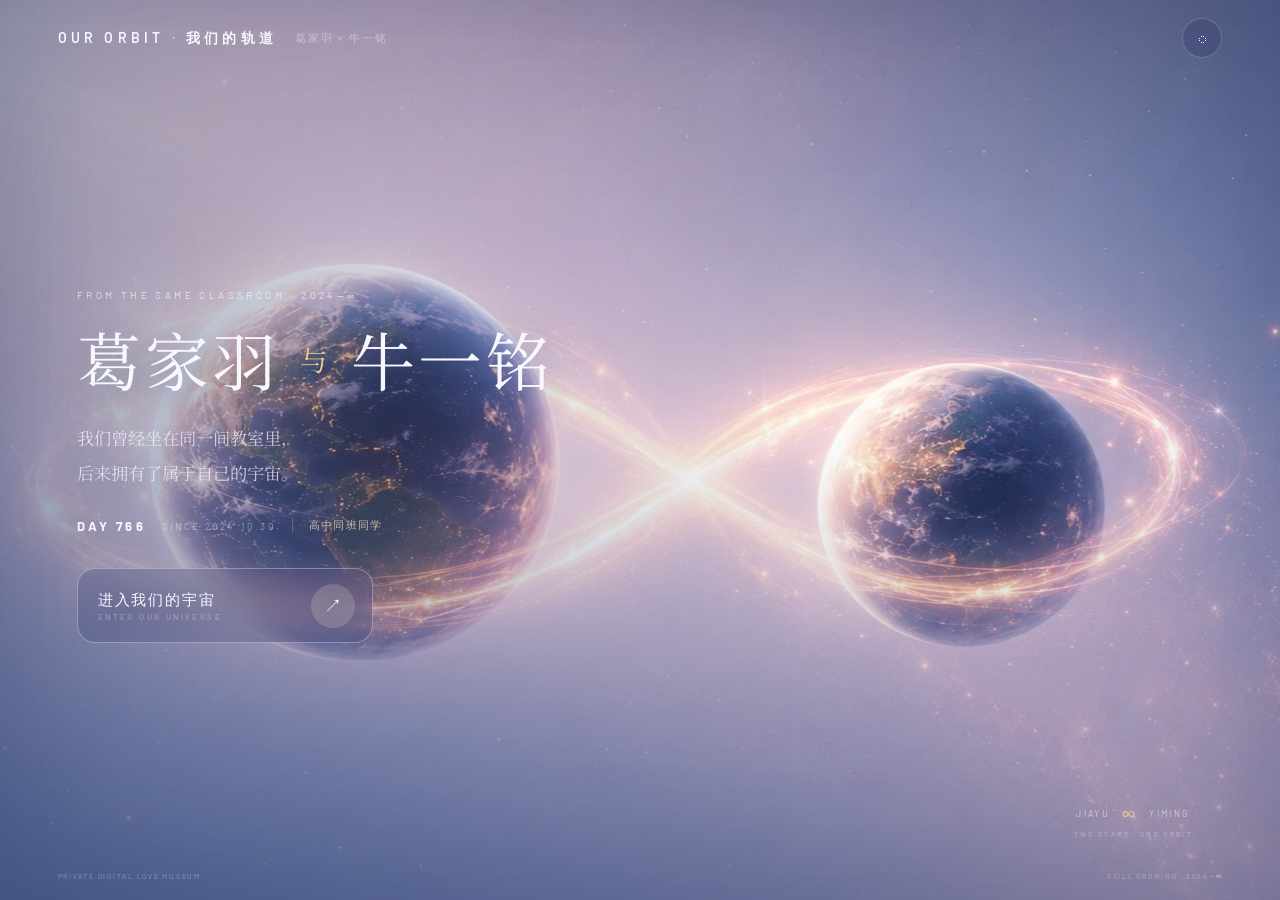
<file: index.html>
<!doctype html>
<html lang="zh-CN">
<head>
  <meta charset="UTF-8">
  <meta name="viewport" content="width=device-width, initial-scale=1.0">
  <title>OUR ORBIT｜我们的轨道</title>
  <meta name="description" content="葛家羽与牛一铭共同维护的私人恋爱宇宙。">
  <meta name="theme-color" content="#7889bd">
  <link rel="stylesheet" href="css/site.css?v=timeline-v024">
  <link rel="stylesheet" href="css/optimized-assets.css?v=1">
</head>
<body class="home-page">
  <div class="home-scene" aria-hidden="true">
    <img class="home-scene__image" src="assets/hero-twin-planets.jpg" alt="">
    <div class="home-scene__wash"></div>
    <div class="home-scene__vignette"></div>
    <div class="home-scene__grain"></div>
  </div>

  <header class="topbar topbar--home">
    <a class="brand" href="index.html">OUR ORBIT <span>·</span> 我们的轨道</a>
    <div class="topbar__meta">葛家羽 × 牛一铭</div>
    <button class="sound-button" type="button" aria-label="切换环境音" data-sound>◌</button>
  </header>

  <main class="hero">
    <section class="hero__copy">
      <p class="eyebrow">FROM THE SAME CLASSROOM · 2024—∞</p>
      <h1><span>葛家羽</span><i>与</i><span>牛一铭</span></h1>
      <p class="hero__lead">我们曾经坐在同一间教室里，<br>后来拥有了属于自己的宇宙。</p>
      <div class="relationship-clock" aria-label="恋爱天数">
        <strong data-day-count>DAY —</strong>
        <span>SINCE 2024.10.30</span>
        <em>高中同班同学</em>
      </div>
      <a class="primary-link" href="universe.html">
        <span>进入我们的宇宙<small>ENTER OUR UNIVERSE</small></span>
        <b>↗</b>
      </a>
    </section>

    <div class="hero__caption" aria-hidden="true">
      <span>JIAYU</span><i>∞</i><span>YIMING</span>
      <small>TWO STARS · ONE ORBIT</small>
    </div>
  </main>

  <footer class="home-footer">
    <span>PRIVATE DIGITAL LOVE MUSEUM</span>
    <span>STILL GROWING · 2024—∞</span>
  </footer>
  <script src="js/ambient-motion.js?v=ambient-v014"></script>
  <script src="js/site.js?v=timeline-v024"></script>
</body>
</html>
</file>
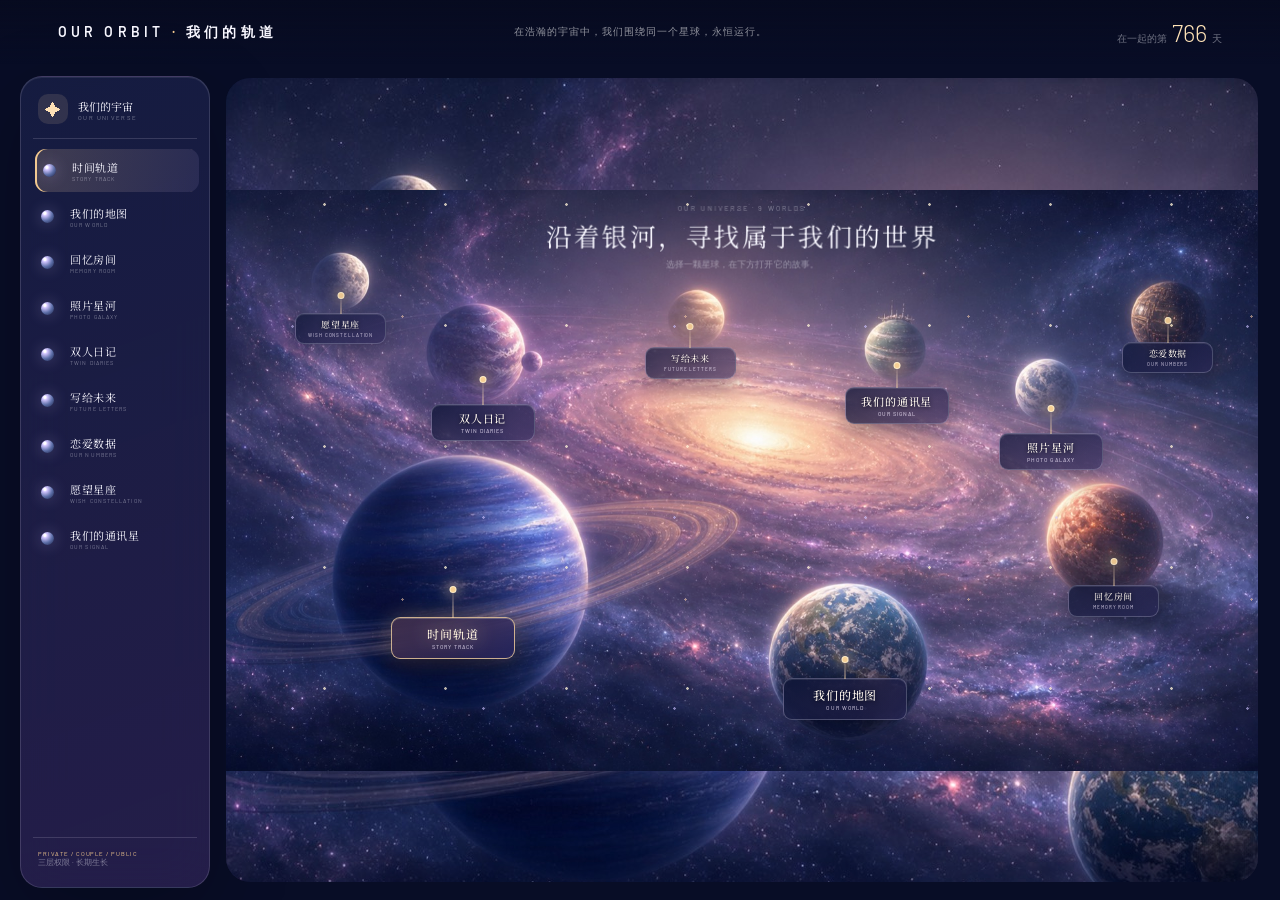
<file: universe.html>
<!doctype html>
<html lang="zh-CN">
<head>
  <meta charset="UTF-8">
  <meta name="viewport" content="width=device-width, initial-scale=1.0">
  <title>我们的宇宙｜OUR ORBIT</title>
  <meta name="description" content="葛家羽与牛一铭的私人数字恋爱博物馆。">
  <meta name="theme-color" content="#10142f">
  <link rel="stylesheet" href="css/site.css?v=timeline-v024">
  <link rel="stylesheet" href="css/optimized-assets.css?v=1">
</head>
<body class="universe-page">
  <div class="atlas-background" aria-hidden="true">
    <img src="assets/galaxy-atlas-integrated.jpg" alt="">
    <div class="atlas-background__shade"></div>
    <div class="atlas-background__grain"></div>
  </div>

  <header class="topbar topbar--atlas">
    <a class="brand" href="index.html">OUR ORBIT <span>·</span> 我们的轨道</a>
    <p class="atlas-message">在浩瀚的宇宙中，我们围绕同一个星球，永恒运行。</p>
    <div class="atlas-days"><span>在一起的第</span><strong data-day-number>—</strong><span>天</span></div>
    <button class="mobile-menu-button" type="button" data-menu-button aria-label="打开世界导航">☰</button>
  </header>

  <main class="atlas-shell">
    <aside class="world-nav" data-world-nav>
      <div class="world-nav__head"><span>✦</span><div><strong>我们的宇宙</strong><small>OUR UNIVERSE</small></div></div>
      <nav aria-label="功能世界">
        <button class="is-active" type="button" data-world="timeline"><i></i><span><strong>时间轨道</strong><small>STORY TRACK</small></span></button>
        <button type="button" data-world="map"><i></i><span><strong>我们的地图</strong><small>OUR WORLD</small></span></button>
        <button type="button" data-world="room"><i></i><span><strong>回忆房间</strong><small>MEMORY ROOM</small></span></button>
        <button type="button" data-world="gallery"><i></i><span><strong>照片星河</strong><small>PHOTO GALAXY</small></span></button>
        <button type="button" data-world="diary"><i></i><span><strong>双人日记</strong><small>TWIN DIARIES</small></span></button>
        <button type="button" data-world="letters"><i></i><span><strong>写给未来</strong><small>FUTURE LETTERS</small></span></button>
        <button type="button" data-world="stats"><i></i><span><strong>恋爱数据</strong><small>OUR NUMBERS</small></span></button>
        <button type="button" data-world="wishes"><i></i><span><strong>愿望星座</strong><small>WISH CONSTELLATION</small></span></button>
        <button type="button" data-world="signal"><i></i><span><strong>我们的通讯星</strong><small>OUR SIGNAL</small></span></button>
      </nav>
      <footer><span>PRIVATE / COUPLE / PUBLIC</span><small>三层权限 · 长期生长</small></footer>
    </aside>

    <section class="galaxy-stage" aria-label="宇宙地图">
      <div class="galaxy-map">
      <div class="atlas-camera-layer" aria-hidden="true"></div>
      <div class="atlas-aurora" aria-hidden="true"></div>
      <div class="galaxy-stage__heading">
        <span>OUR UNIVERSE · 9 WORLDS</span>
        <h1>沿着银河，寻找属于我们的世界</h1>
        <p>选择一颗星球，在下方打开它的故事。</p>
      </div>
      <div class="orbit orbit--one"></div><div class="orbit orbit--two"></div><div class="orbit orbit--three"></div>
      <button class="planet-node planet-node--timeline is-active" data-world="timeline"><i></i><span>时间轨道<small>STORY TRACK</small></span></button>
      <button class="planet-node planet-node--map" data-world="map"><i></i><span>我们的地图<small>OUR WORLD</small></span></button>
      <button class="planet-node planet-node--room" data-world="room"><i></i><span>回忆房间<small>MEMORY ROOM</small></span></button>
      <button class="planet-node planet-node--gallery" data-world="gallery"><i></i><span>照片星河<small>PHOTO GALAXY</small></span></button>
      <button class="planet-node planet-node--diary" data-world="diary"><i></i><span>双人日记<small>TWIN DIARIES</small></span></button>
      <button class="planet-node planet-node--letters" data-world="letters"><i></i><span>写给未来<small>FUTURE LETTERS</small></span></button>
      <button class="planet-node planet-node--stats" data-world="stats"><i></i><span>恋爱数据<small>OUR NUMBERS</small></span></button>
      <button class="planet-node planet-node--wishes" data-world="wishes"><i></i><span>愿望星座<small>WISH CONSTELLATION</small></span></button>
      <button class="planet-node planet-node--signal" data-world="signal"><i></i><span>我们的通讯星<small>OUR SIGNAL</small></span></button>
      </div>
    </section>
  </main>
  <section class="world-transition" data-flight-overlay aria-live="polite">
    <a href="universe.html" class="world-transition__back">← 返回宇宙地图</a>
    <div><p data-flight-en>WORLD</p><h1 data-flight-title>新的世界</h1><span data-flight-kicker>这颗星球的故事正在展开。</span></div>
  </section>
  <script src="js/ambient-motion.js?v=ambient-v014"></script>
  <script src="js/site.js?v=timeline-v024"></script>
</body>
</html>
</file>
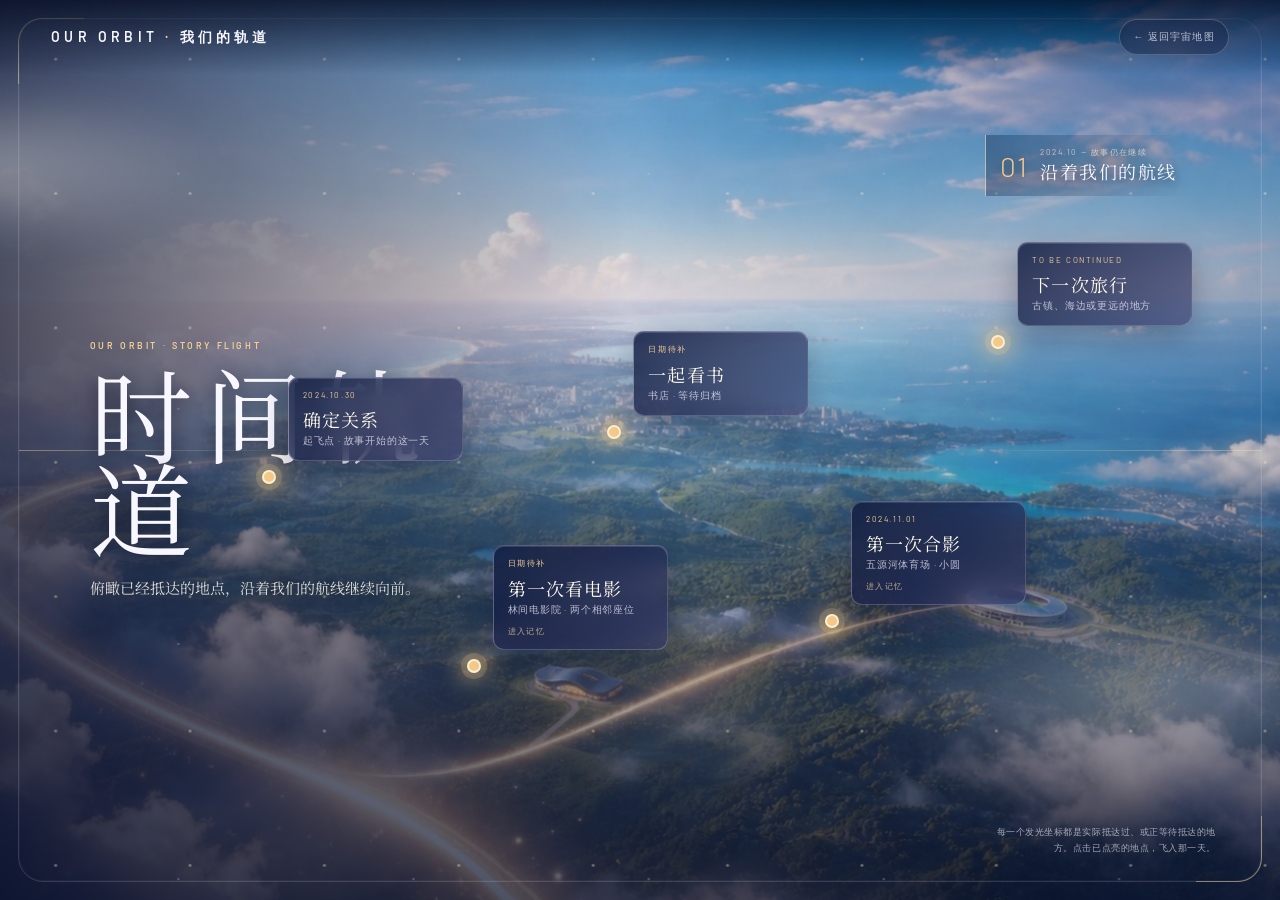
<file: world.html>
<!doctype html>
<html lang="zh-CN">
<head>
  <meta charset="UTF-8">
  <meta name="viewport" content="width=device-width, initial-scale=1.0">
  <title>时间轨道｜OUR ORBIT</title>
  <link rel="stylesheet" href="css/site.css?v=timeline-v024">
  <link rel="stylesheet" href="css/optimized-assets.css?v=1">
  <link rel="stylesheet" href="css/timeline-cinema.css?v=timeline-v024">
</head>
<body class="world-page">
  <div class="world-arrival__sky" aria-hidden="true"></div>
  <header class="topbar"><a class="brand" href="index.html">OUR ORBIT <span>·</span> 我们的轨道</a><a class="world-arrival__back" data-world-back href="universe.html">← 返回宇宙地图</a></header>
  <main class="world-arrival" data-generic-world>
    <p data-world-en>WORLD</p>
    <h1 data-world-title>新的世界</h1>
    <span data-world-kicker>这颗星球的故事正在展开。</span>
    <small>THIS WORLD IS READY TO GROW</small>
  </main>
  <main class="timeline-route" data-timeline-route hidden aria-label="时间轨道飞船航线">
    <div class="timeline-route__world" aria-hidden="true"><i class="timeline-route__cloud timeline-route__cloud--one"></i><i class="timeline-route__cloud timeline-route__cloud--two"></i><i class="timeline-route__dust"></i></div>
    <div class="timeline-route__cockpit" aria-hidden="true"><i></i><i></i></div>
    <section class="timeline-route__heading">
      <p>OUR ORBIT · STORY FLIGHT</p>
      <h1>时间轨道</h1>
      <span>俯瞰已经抵达的地点，沿着我们的航线继续向前。</span>
    </section>
    <section class="timeline-route__chapter" aria-live="polite">
      <span data-route-index>01</span>
      <p data-route-range>2024.10 — 故事仍在继续</p>
      <strong data-route-name>沿着我们的航线</strong>
    </section>
    <div class="timeline-route__nodes" data-route-nodes></div>
    <p class="timeline-route__hint">每一个发光坐标都是实际抵达过、或正等待抵达的地方。点击已点亮的地点，飞入那一天。</p>
  </main>
  <main class="timeline-memory" data-timeline-memory hidden aria-label="2024年11月1日的小圆记忆空间">
    <div class="timeline-memory__space" aria-hidden="true">
      <i class="timeline-memory__scene"></i>
      <i class="timeline-memory__cloud timeline-memory__cloud--one"></i>
      <i class="timeline-memory__cloud timeline-memory__cloud--two"></i>
      <i class="timeline-memory__cloud timeline-memory__cloud--three"></i>
      <i class="timeline-memory__lightpath"></i>
      <i class="timeline-memory__arrival-glow"></i>
    </div>
    <section class="timeline-memory__story">
      <p>2024.11.01 · 五源河体育场</p>
      <h1>小圆</h1>
      <blockquote>她扎了我最喜欢的丸子头。<br>那时候，我叫它小圆。</blockquote>
      <span>海南中学校运会 · 确定关系后的第一张合影</span>
    </section>
    <aside class="timeline-memory__meta" aria-label="回忆信息">
      <span>MEMORY 01 / 2024</span>
      <strong>第一张合影</strong>
      <p>蓝色跑道、看台与落日，被收进这一段刚刚开始的轨道。</p>
    </aside>
    <div class="timeline-memory__progress" aria-hidden="true"><i></i><span>01</span><b>TO BE CONTINUED</b></div>
  </main>
  <main class="cinema-memory" data-cinema-memory hidden aria-label="第一次看电影的记忆空间">
    <div class="cinema-memory__scene" aria-hidden="true"></div>
    <div class="cinema-memory__projector" aria-hidden="true"></div>
    <section class="cinema-memory__heading">
      <p>MEMORY 02 · CINEMA</p>
      <h1>第一次<br>看电影</h1>
      <span>那一晚的细节，等我们慢慢补上。</span>
    </section>
    <section class="cinema-memory__film" aria-label="那晚留下的三个画面">
      <figure><img src="assets/memory-cinema-hands-seat.jpg" alt="电影院座位旁牵在一起的手"><figcaption>灯暗下来以后</figcaption></figure>
      <figure><img src="assets/memory-cinema-hold-hands.jpg" alt="走出电影院后牵在一起的手"><figcaption>散场以后，也没有松开</figcaption></figure>
      <figure><img src="assets/memory-cinema-tianyu.jpg" alt="手指相触组成的天羽手势"><figcaption>留给那天的暗号</figcaption></figure>
    </section>
    <aside class="cinema-memory__meta">
      <span>DATE / PLACE</span>
      <strong>等待补全</strong>
      <p>FIRST MOVIE TOGETHER</p>
    </aside>
    <div class="cinema-memory__progress" aria-hidden="true"><i></i><span>02</span><b>THE FILM IS STILL PLAYING</b></div>
  </main>
  <script src="js/site.js?v=timeline-v024"></script>
</body>
</html>
</file>
<file: css/site.css>
@import url('https://fonts.googleapis.com/css2?family=Barlow:wght@300;400;500;600&family=Noto+Serif+SC:wght@400;500&display=swap');

:root{--pearl:#f8f7ff;--soft:rgba(248,247,255,.72);--faint:rgba(248,247,255,.43);--gold:#f3c98f;--lavender:#cfc6f4;--panel:#131a3c;--line:rgba(238,235,255,.15);--sans:'Barlow','PingFang SC',sans-serif;--serif:'Noto Serif SC','Songti SC',serif}
*{box-sizing:border-box}html,body{margin:0;min-height:100%;font-family:var(--sans)}body{color:var(--pearl);background:#10152f}a{color:inherit;text-decoration:none}button{font:inherit;color:inherit}body{opacity:0;transition:opacity .55s ease}body.is-ready{opacity:1}

.topbar{position:fixed;z-index:50;top:0;left:0;width:100%;height:76px;padding:0 clamp(22px,4.5vw,72px);display:flex;align-items:center;justify-content:space-between}.brand{font-size:14px;font-weight:600;letter-spacing:.3em;white-space:nowrap}.brand span{color:var(--gold)}.topbar__meta{font-size:11px;color:var(--faint);letter-spacing:.18em;margin-right:auto;margin-left:18px}.sound-button,.mobile-menu-button{width:40px;height:40px;border:1px solid rgba(255,255,255,.2);border-radius:50%;background:rgba(47,57,103,.32);backdrop-filter:blur(14px);cursor:pointer}.mobile-menu-button{display:none}

/* home */
.home-page{height:100svh;overflow:hidden;background:#8799c6}.home-scene,.atlas-background{position:fixed;inset:0;overflow:hidden}.home-scene__image{position:absolute;width:112%;height:112%;inset:-6%;object-fit:cover;object-position:58% 50%;transform:scale(1.015);transition:transform .2s linear}.home-scene__wash{position:absolute;inset:0;background:linear-gradient(90deg,rgba(69,87,135,.46) 0%,rgba(88,101,151,.18) 38%,transparent 63%),linear-gradient(0deg,rgba(52,65,111,.38),transparent 52%)}.home-scene__vignette{position:absolute;inset:0;box-shadow:inset 0 0 180px rgba(47,58,103,.38)}.home-scene__grain,.atlas-background__grain{position:absolute;inset:0;opacity:.035;pointer-events:none;background-image:url("data:image/svg+xml,%3Csvg xmlns='http://www.w3.org/2000/svg' width='150' height='150'%3E%3Cfilter id='n'%3E%3CfeTurbulence type='fractalNoise' baseFrequency='.85' numOctaves='3' stitchTiles='stitchTiles'/%3E%3C/filter%3E%3Crect width='100%25' height='100%25' filter='url(%23n)'/%3E%3C/svg%3E");mix-blend-mode:overlay}
.hero{position:relative;z-index:5;height:100svh;padding:116px clamp(24px,6vw,96px) 84px;display:flex;align-items:center}.hero__copy{width:min(640px,47vw);text-shadow:0 7px 35px rgba(38,48,96,.42)}.eyebrow{margin:0 0 22px;font-size:10px;letter-spacing:.34em;color:var(--soft)}.hero h1{display:flex;align-items:center;gap:clamp(10px,1.5vw,24px);font-family:var(--serif);font-size:clamp(44px,5vw,78px);line-height:1.12;font-weight:400;letter-spacing:.06em;margin:0}.hero h1 i{font-family:var(--serif);font-size:.43em;font-style:normal;color:var(--gold)}.hero__lead{font-family:var(--serif);font-size:clamp(15px,1.35vw,20px);line-height:2.05;color:var(--soft);margin:25px 0 0}.relationship-clock{display:flex;align-items:center;gap:16px;margin-top:27px}.relationship-clock strong{font-size:13px;letter-spacing:.24em}.relationship-clock span{font-size:10px;letter-spacing:.22em;color:var(--faint)}.relationship-clock em{padding-left:16px;border-left:1px solid rgba(255,255,255,.2);font-size:11px;font-style:normal;letter-spacing:.12em;color:rgba(255,226,194,.72)}.primary-link{margin-top:34px;width:296px;padding:15px 17px 14px 20px;display:flex;align-items:center;justify-content:space-between;border:1px solid rgba(255,255,255,.32);border-radius:18px;background:rgba(54,67,119,.28);backdrop-filter:blur(16px);transition:.3s}.primary-link:hover{transform:translateY(-3px);border-color:rgba(255,220,171,.7);background:rgba(60,73,128,.48)}.primary-link span{font-size:15px;letter-spacing:.12em}.primary-link small{display:block;margin-top:2px;font-size:8px;letter-spacing:.3em;color:var(--faint)}.primary-link b{width:44px;height:44px;display:grid;place-items:center;border-radius:50%;font-size:18px;font-weight:300;background:rgba(255,239,212,.17)}.hero__caption{position:absolute;right:clamp(28px,7vw,110px);bottom:76px;text-align:center;display:flex;align-items:center;gap:12px;font-size:9px;letter-spacing:.26em;color:rgba(255,255,255,.58)}.hero__caption i{font-style:normal;color:var(--gold);font-size:18px}.hero__caption small{position:absolute;top:28px;left:50%;transform:translateX(-50%);white-space:nowrap;font-size:7px;color:var(--faint)}.home-footer{position:fixed;z-index:5;bottom:20px;left:0;width:100%;padding:0 clamp(22px,4.5vw,72px);display:flex;justify-content:space-between;font-size:7px;letter-spacing:.25em;color:rgba(255,255,255,.36)}

/* atlas */
.universe-page{min-height:100svh;overflow:hidden}.atlas-background img{width:100%;height:100%;object-fit:cover;object-position:center 37%}.atlas-background__shade{position:absolute;inset:0;background:linear-gradient(90deg,rgba(6,9,27,.64),transparent 28%,transparent 74%,rgba(6,9,27,.35)),linear-gradient(0deg,rgba(8,11,32,.87) 0%,transparent 45%,rgba(7,10,28,.35) 100%)}.topbar--atlas{height:64px;background:linear-gradient(180deg,rgba(7,10,29,.7),transparent)}.atlas-message{position:absolute;left:50%;transform:translateX(-50%);margin:0;font-size:10px;color:rgba(255,255,255,.55);letter-spacing:.1em;white-space:nowrap}.atlas-days{display:flex;align-items:baseline;gap:5px;font-size:10px;color:var(--faint)}.atlas-days strong{font-size:24px;font-weight:300;color:#ffe3b7}.atlas-shell{position:relative;z-index:4;height:100svh;padding:68px 16px 12px 226px;display:grid;grid-template-rows:minmax(380px,1fr) 39vh;gap:12px}.world-nav{position:absolute;left:20px;top:76px;bottom:12px;width:190px;padding:17px 12px;border:1px solid var(--line);border-radius:22px;background:linear-gradient(160deg,rgba(24,31,70,.82),rgba(50,38,91,.68));box-shadow:0 24px 80px rgba(0,0,0,.22),inset 0 1px rgba(255,255,255,.08);backdrop-filter:blur(24px);display:flex;flex-direction:column}.world-nav__head{display:flex;align-items:center;gap:10px;padding:0 5px 14px;border-bottom:1px solid var(--line)}.world-nav__head>span{width:30px;height:30px;display:grid;place-items:center;border-radius:10px;background:rgba(255,222,176,.12);color:#ffe1b5}.world-nav__head div{display:flex;flex-direction:column}.world-nav__head strong{font-family:var(--serif);font-size:11px;font-weight:400}.world-nav__head small{font-size:6px;letter-spacing:.23em;color:var(--faint)}.world-nav nav{margin-top:10px;display:grid;gap:3px}.world-nav button{min-height:43px;padding:5px 8px;border:0;border-radius:11px;background:transparent;display:grid;grid-template-columns:21px 1fr;align-items:center;gap:8px;text-align:left;cursor:pointer;transition:.25s}.world-nav button:hover,.world-nav button.is-active{background:linear-gradient(100deg,rgba(255,212,158,.18),rgba(203,183,245,.1));transform:translateX(2px)}.world-nav button.is-active{box-shadow:inset 2px 0 var(--gold)}.world-nav button>i{width:13px;height:13px;border-radius:50%;background:radial-gradient(circle at 30% 26%,#fff 0 8%,#d3c6ff 18%,#5c6ea7 56%,#171c42 100%);box-shadow:0 0 15px rgba(213,199,255,.3)}.world-nav button span{display:flex;flex-direction:column}.world-nav button strong{font-family:var(--serif);font-size:11px;font-weight:400;letter-spacing:.05em}.world-nav button small{font-size:5.5px;letter-spacing:.2em;color:var(--faint)}.world-nav footer{margin-top:auto;padding:12px 5px 2px;border-top:1px solid var(--line);display:flex;flex-direction:column}.world-nav footer span{font-size:6px;letter-spacing:.16em;color:var(--gold)}.world-nav footer small{font-size:8px;color:var(--faint)}
.galaxy-stage{position:relative;min-height:0;overflow:hidden}.galaxy-stage__heading{position:absolute;z-index:4;top:5px;left:50%;transform:translateX(-50%);text-align:center;width:min(620px,70vw)}.galaxy-stage__heading span{font-size:7px;letter-spacing:.3em;color:var(--faint)}.galaxy-stage__heading h1{font-family:var(--serif);font-size:clamp(20px,2vw,30px);font-weight:400;letter-spacing:.08em;margin:4px 0}.galaxy-stage__heading p{font-size:9px;color:var(--faint);margin:0}.orbit{position:absolute;left:50%;top:54%;border:1px solid rgba(244,206,150,.2);border-radius:50%;transform:translate(-50%,-50%) rotate(-8deg);pointer-events:none}.orbit--one{width:32%;height:25%}.orbit--two{width:58%;height:43%;border-color:rgba(207,198,244,.18);transform:translate(-50%,-50%) rotate(6deg)}.orbit--three{width:84%;height:64%;opacity:.65}
.planet-node{position:absolute;z-index:5;padding:0;border:0;background:none;display:flex;flex-direction:column;align-items:center;gap:6px;cursor:pointer;transition:.35s}.planet-node:hover,.planet-node.is-active{filter:brightness(1.3);transform:scale(1.08)}.planet-node>i{display:block;width:58px;aspect-ratio:1;border-radius:50%;background:radial-gradient(circle at 31% 25%,rgba(255,255,255,.92),transparent 7%),radial-gradient(circle at 38% 35%,#8293c0,#34426f 50%,#111733 79%);box-shadow:inset -10px -11px 18px rgba(7,9,28,.65),0 0 18px rgba(185,199,255,.22)}.planet-node span{font-family:var(--serif);font-size:10px;white-space:nowrap;text-shadow:0 2px 8px #080b24}.planet-node small{display:block;font-family:var(--sans);font-size:5px;letter-spacing:.2em;color:var(--faint)}.planet-node--timeline{left:11%;top:53%}.planet-node--timeline>i{width:72px;background:repeating-linear-gradient(0deg,#6787ac 0 9px,#273653 10px 16px);box-shadow:inset -13px -8px 19px rgba(6,9,24,.7),0 0 20px rgba(167,198,255,.2)}.planet-node--map{left:53%;top:62%}.planet-node--map>i{width:67px;background:radial-gradient(circle at 32% 25%,rgba(255,255,255,.85),transparent 5%),radial-gradient(ellipse at 60% 45%,#7d9d68 0 18%,transparent 20%),radial-gradient(ellipse at 28% 62%,#6e8c5a 0 16%,transparent 18%),#1f5274}.planet-node--room{right:10%;top:48%}.planet-node--room>i{width:65px;background:radial-gradient(circle at 30% 22%,#f1c28a,#b5673e 34%,#542e2e 70%,#18172f)}.planet-node--gallery{right:24%;top:25%}.planet-node--gallery>i{background:radial-gradient(circle at 32% 27%,#fff,#b9c6e1 26%,#59698a 66%,#1c223f)}.planet-node--diary{left:29%;top:31%}.planet-node--diary>i{background:radial-gradient(circle at 30% 25%,#f5e7ef,#9b6f9a 34%,#4a365f 70%,#17162e)}.planet-node--letters{left:40%;top:17%}.planet-node--letters>i{width:50px;background:radial-gradient(circle at 30% 25%,#fff1cc,#c69a57 35%,#6e4a35 70%,#1b1831)}.planet-node--stats{right:4%;top:17%}.planet-node--stats>i{width:48px;background:radial-gradient(circle at 28% 23%,#ecd9c0,#755646 34%,#2e2f42 70%,#11152d)}.planet-node--wishes{left:17%;top:18%}.planet-node--wishes>i{width:48px;background:radial-gradient(circle at 30% 25%,#fff,#d7d7c6 28%,#67758c 67%,#191d36)}.planet-node--signal{left:51%;top:18%}.planet-node--signal>i{width:45px;background:repeating-linear-gradient(0deg,#65c0b8 0 8px,#25546a 9px 16px)}
.museum-panel{min-height:290px;display:grid;grid-template-columns:minmax(240px,22%) 1fr minmax(215px,18%);border:1px solid rgba(239,235,255,.16);border-radius:22px;overflow:hidden;background:linear-gradient(140deg,rgba(17,24,58,.94),rgba(39,31,81,.91) 50%,rgba(17,29,67,.94));box-shadow:0 -16px 70px rgba(4,7,25,.42);backdrop-filter:blur(24px)}.museum-panel__identity{position:relative;padding:20px 22px;border-right:1px solid var(--line);display:flex;flex-direction:column;align-items:flex-start;overflow:hidden}.back-link{font-size:8px;color:var(--faint);letter-spacing:.12em}.selected-planet{position:absolute;right:-24px;top:-19px;width:138px;aspect-ratio:1;border-radius:50%;background:radial-gradient(circle at 30% 24%,#fff,transparent 5%),radial-gradient(circle at 36% 33%,#9aaadc,#53628d 46%,#151c3e 76%);box-shadow:-13px 18px 38px rgba(4,7,24,.48),0 0 35px rgba(184,200,255,.18)}.selected-planet i{position:absolute;left:-22%;top:47%;width:145%;height:22%;border:1px solid rgba(244,207,157,.36);border-radius:50%;transform:rotate(-12deg)}.museum-panel__identity>p{margin:42px 0 2px;font-size:6px;letter-spacing:.28em;color:var(--faint)}.museum-panel__identity h2{font-family:var(--serif);font-size:clamp(25px,2.2vw,36px);font-weight:400;letter-spacing:.08em;margin:0;max-width:75%}.museum-panel__identity>span{margin-top:8px;max-width:80%;font-family:var(--serif);font-size:10px;line-height:1.7;color:var(--soft)}.enter-world{margin-top:auto;border:1px solid rgba(255,255,255,.2);border-radius:10px;background:linear-gradient(100deg,rgba(249,206,148,.15),rgba(207,190,245,.1));padding:9px 13px;font-size:9px;letter-spacing:.1em;cursor:pointer}.museum-panel__content{padding:14px 18px;min-width:0;overflow:hidden}.detail-tabs{height:32px;display:flex;gap:clamp(12px,2vw,30px);align-items:center;border-bottom:1px solid var(--line);overflow:auto}.detail-tabs button{border:0;background:none;padding:0;white-space:nowrap;font-size:8px;color:var(--faint);cursor:pointer}.detail-tabs button.is-active{color:#ffe0b4}.detail-intro{margin:10px 0 8px;font-size:9px;line-height:1.7;color:var(--soft)}.detail-timeline{display:flex;gap:24px;min-height:32px;overflow:auto}.detail-timeline div{display:flex;align-items:center;gap:7px;white-space:nowrap}.detail-timeline time{font-size:6px;color:var(--faint);letter-spacing:.08em}.detail-timeline i{width:4px;height:4px;border-radius:50%;background:var(--gold);box-shadow:0 0 10px var(--gold)}.detail-timeline span{font-family:var(--serif);font-size:8px}.memory-gallery{height:calc(100% - 92px);min-height:116px;display:grid;grid-template-columns:repeat(3,1fr);gap:8px}.memory-card{position:relative;overflow:hidden;border:1px solid var(--line);border-radius:10px;background-size:cover;background-position:center}.memory-card:nth-child(1){background-image:linear-gradient(0deg,rgba(9,13,39,.8),transparent),url('../assets/hero-twin-planets.png')}.memory-card:nth-child(2){background-image:linear-gradient(0deg,rgba(9,13,39,.86),transparent),url('../assets/galaxy-atlas.png');background-position:30% 40%}.memory-card:nth-child(3){background-image:linear-gradient(0deg,rgba(9,13,39,.86),transparent),url('../assets/galaxy-atlas.png');background-position:75% 50%}.memory-card span{position:absolute;left:10px;bottom:8px;font-family:var(--serif);font-size:9px}.memory-card small{position:absolute;left:10px;top:8px;font-size:5px;letter-spacing:.16em;color:var(--soft)}.museum-panel__notes{padding:18px;border-left:1px solid var(--line);display:flex;flex-direction:column}.museum-panel__notes>span{font-family:var(--serif);font-size:10px;color:#ffdfb2}.museum-panel__notes>div{margin-top:11px}.museum-panel__notes p{position:relative;margin:0 0 10px;padding-left:13px;font-size:8px;line-height:1.6;color:var(--soft)}.museum-panel__notes p:before{content:'';position:absolute;left:0;top:6px;width:4px;height:4px;border-radius:50%;background:#dccbff}.museum-panel__notes footer{margin-top:auto;padding-top:11px;border-top:1px solid var(--line);display:flex;flex-direction:column}.museum-panel__notes footer strong{font-family:var(--serif);font-size:10px;font-weight:400}.museum-panel__notes footer small{font-size:5px;letter-spacing:.18em;color:var(--faint)}

@media(max-width:980px){.atlas-shell{padding-left:180px}.world-nav{width:156px}.museum-panel{grid-template-columns:minmax(220px,32%) 1fr}.museum-panel__notes{display:none}.atlas-message{display:none}.planet-node span{display:none}}
@media(max-width:700px){.topbar{height:60px;padding:0 18px}.brand{font-size:11px;letter-spacing:.2em}.topbar__meta,.sound-button,.atlas-days{display:none}.home-page{overflow:auto}.home-scene__image{width:150%;height:100%;inset:0 -25%;object-position:64% 35%}.home-scene__wash{background:linear-gradient(0deg,rgba(46,60,108,.64),transparent 62%)}.hero{height:100svh;padding:70px 20px 34px;align-items:flex-end}.hero__copy{width:100%}.hero h1{font-size:clamp(34px,10vw,48px)}.hero__lead{font-size:14px}.relationship-clock{flex-wrap:wrap}.relationship-clock em{width:100%;padding:0;border:0}.hero__caption,.home-footer span:first-child{display:none}.primary-link{width:min(100%,320px)}.mobile-menu-button{display:grid;place-items:center}.atlas-shell{padding:70px 12px 12px;display:block;height:auto;min-height:100svh}.world-nav{position:fixed;z-index:60;top:0;left:0;bottom:0;width:min(300px,86vw);border-radius:0;transform:translateX(-105%);transition:.35s}.world-nav.is-open{transform:translateX(0)}.galaxy-stage{height:58vh;min-height:470px}.galaxy-stage__heading{top:0;width:90%}.galaxy-stage__heading h1{font-size:19px}.orbit{opacity:.35}.planet-node>i{width:44px}.planet-node--timeline>i,.planet-node--map>i,.planet-node--room>i{width:54px}.museum-panel{display:block;min-height:620px;border-radius:18px}.museum-panel__identity{height:220px;border:0;border-bottom:1px solid var(--line)}.museum-panel__identity>p{margin-top:28px}.museum-panel__content{height:390px}.memory-gallery{height:230px;grid-template-columns:1fr;overflow:auto}.memory-card{min-height:140px}}
@media(prefers-reduced-motion:reduce){*,*:before,*:after{animation:none!important;transition:none!important}}

/* V0.12 atlas: each navigable world uses a dedicated painted planet asset,
   rather than a procedural colour ball.  The source images stay local so the
   GitHub Pages build has no external image dependency. */
.universe-page .planet-node>i{background-color:transparent;background-repeat:no-repeat;background-size:cover;background-position:center;box-shadow:0 0 30px rgba(184,199,255,.22)}
.universe-page .planet-node--timeline>i{width:128px;background-image:url('../assets/planet-timeline.png')}
.universe-page .planet-node--map>i{width:118px;background-image:url('../assets/planet-map.png')}
.universe-page .planet-node--room>i{width:112px;background-image:url('../assets/planet-room.png')}
.universe-page .planet-node--gallery>i{width:98px;background-image:url('../assets/planet-gallery.png')}
.universe-page .planet-node--diary>i{width:104px;background-image:url('../assets/planet-diary.png')}
.universe-page .planet-node--letters>i{width:88px;background-image:url('../assets/planet-letters.png')}
.universe-page .planet-node--stats>i{width:86px;background-image:url('../assets/planet-stats.png')}
.universe-page .planet-node--wishes>i{width:88px;background-image:url('../assets/planet-wishes.png')}
.universe-page .planet-node--signal>i{width:84px;background-image:url('../assets/planet-signal.png')}
.universe-page .planet-node:hover>i,.universe-page .planet-node.is-active>i{filter:brightness(1.16) saturate(1.1);box-shadow:0 0 42px rgba(255,211,159,.42)}
.universe-page .selected-planet{width:170px;background-color:transparent;background-repeat:no-repeat;background-size:cover;background-position:center;box-shadow:-13px 18px 38px rgba(4,7,24,.48),0 0 48px rgba(184,200,255,.3)}
@media(max-width:700px){.universe-page .planet-node--timeline>i{width:76px}.universe-page .planet-node--map>i,.universe-page .planet-node--room>i{width:70px}.universe-page .planet-node--gallery>i,.universe-page .planet-node--diary>i{width:62px}.universe-page .planet-node--letters>i,.universe-page .planet-node--stats>i,.universe-page .planet-node--wishes>i,.universe-page .planet-node--signal>i{width:56px}.universe-page .selected-planet{width:132px}}

/* The atlas needs embedded celestial bodies, not circular image stickers.
   Zoom through the generated frame, softly dissolve the remaining edge, and
   share the galaxy's lavender/gold atmospheric light with every planet. */
.universe-page .planet-node>i{position:relative;border-radius:0;background-size:155%;background-position:center;mask-image:radial-gradient(circle at 50% 50%,#000 66%,rgba(0,0,0,.96) 75%,rgba(0,0,0,.48) 87%,transparent 97%);-webkit-mask-image:radial-gradient(circle at 50% 50%,#000 66%,rgba(0,0,0,.96) 75%,rgba(0,0,0,.48) 87%,transparent 97%);box-shadow:none;filter:drop-shadow(0 12px 16px rgba(3,7,28,.48)) drop-shadow(0 0 16px rgba(190,169,255,.22));animation:planet-drift 12s ease-in-out infinite}
.universe-page .planet-node>i:after{content:'';position:absolute;inset:5%;border-radius:50%;background:radial-gradient(circle at 22% 18%,rgba(255,234,201,.34),transparent 21%),radial-gradient(circle at 80% 82%,rgba(159,170,255,.17),transparent 47%);mix-blend-mode:screen;pointer-events:none}
.universe-page .planet-node--timeline>i{background-size:178%;animation-duration:14s}.universe-page .planet-node--map>i{background-size:164%;animation-duration:17s;animation-delay:-5s}.universe-page .planet-node--room>i{background-size:164%;animation-duration:15s;animation-delay:-8s}.universe-page .planet-node--gallery>i{background-size:160%;animation-duration:13s;animation-delay:-3s}.universe-page .planet-node--diary>i{background-size:163%;animation-duration:16s;animation-delay:-9s}.universe-page .planet-node--letters>i{background-size:165%;animation-duration:12s;animation-delay:-6s}.universe-page .planet-node--stats>i{background-size:165%;animation-duration:18s;animation-delay:-11s}.universe-page .planet-node--wishes>i{background-size:163%;animation-duration:13s;animation-delay:-7s}.universe-page .planet-node--signal>i{background-size:165%;animation-duration:16s;animation-delay:-4s}
.universe-page .planet-node:hover>i,.universe-page .planet-node.is-active>i{filter:brightness(1.13) saturate(1.09) drop-shadow(0 12px 18px rgba(3,7,28,.42)) drop-shadow(0 0 23px rgba(255,205,156,.48));box-shadow:none}
.universe-page .galaxy-stage:before{content:'';position:absolute;inset:6% 5% 0;z-index:2;pointer-events:none;background:radial-gradient(ellipse at 49% 57%,rgba(255,199,166,.16),transparent 19%),radial-gradient(ellipse at 58% 48%,rgba(150,135,255,.13),transparent 38%);mix-blend-mode:screen;filter:blur(17px);animation:galaxy-breathe 13s ease-in-out infinite}
.universe-page .selected-planet{border-radius:0;background-size:178%;mask-image:radial-gradient(circle at 50% 50%,#000 68%,rgba(0,0,0,.9) 80%,transparent 98%);-webkit-mask-image:radial-gradient(circle at 50% 50%,#000 68%,rgba(0,0,0,.9) 80%,transparent 98%);box-shadow:none;filter:drop-shadow(-13px 18px 24px rgba(4,7,24,.5)) drop-shadow(0 0 25px rgba(184,200,255,.28))}
@keyframes planet-drift{0%,100%{transform:translate3d(0,0,0) rotate(-.35deg)}50%{transform:translate3d(0,-7px,0) rotate(.35deg)}}
@keyframes galaxy-breathe{0%,100%{opacity:.55;transform:scale(.98)}50%{opacity:1;transform:scale(1.03)}}

/* Unified atlas composition: the worlds are painted into one shared galaxy
   instead of being nine separate images layered on top of a background. */
.universe-page .atlas-background{display:none}
.universe-page{background:#080d26}
.universe-page .galaxy-stage{background:url('../assets/galaxy-atlas-integrated.png') center center/cover no-repeat;border-radius:18px 18px 0 0;box-shadow:inset 0 -45px 50px rgba(5,8,29,.24)}
.universe-page .galaxy-stage:before{opacity:.34;animation:galaxy-breathe 15s ease-in-out infinite}
.universe-page .orbit{display:none}
.universe-page .planet-node>i{visibility:hidden;animation:none!important;filter:none!important;mask-image:none;-webkit-mask-image:none;background:none!important;width:96px}
.universe-page .planet-node{gap:2px;text-shadow:0 2px 8px #05091f}
.universe-page .planet-node:hover,.universe-page .planet-node.is-active{filter:none;transform:translateY(-2px)}
.universe-page .planet-node:hover span,.universe-page .planet-node.is-active span{color:#ffe2bd;text-shadow:0 0 18px rgba(255,210,161,.76)}
.universe-page .planet-node--wishes{left:7%;top:11%}.universe-page .planet-node--diary{left:20%;top:23%}.universe-page .planet-node--letters{left:41%;top:17%}.universe-page .planet-node--signal{left:61%;top:22%}.universe-page .planet-node--gallery{right:15%;top:29%}.universe-page .planet-node--stats{right:3%;top:16%}.universe-page .planet-node--timeline{left:17%;top:52%}.universe-page .planet-node--map{left:55%;top:63%}.universe-page .planet-node--room{right:8%;top:47%}
.universe-page .selected-planet{border-radius:50%;background:radial-gradient(circle at 30% 25%,rgba(255,255,255,.85),transparent 7%),radial-gradient(circle at 40% 35%,#91a4d2,#45547e 48%,#121b42 78%)!important;mask-image:none;-webkit-mask-image:none;filter:none;box-shadow:-13px 18px 38px rgba(4,7,24,.48),0 0 35px rgba(184,200,255,.18)}
@media(max-width:700px){.universe-page .galaxy-stage{border-radius:14px}.universe-page .planet-node>i{width:54px}.universe-page .planet-node--wishes{left:5%;top:11%}.universe-page .planet-node--diary{left:18%;top:23%}.universe-page .planet-node--timeline{left:13%;top:52%}.universe-page .planet-node--map{left:52%;top:63%}.universe-page .planet-node--room{right:5%;top:47%}}

/* Planet labels: readable museum placards connected back to their world. */
.universe-page .galaxy-stage{background-size:104%;background-position:50% 50%;animation:atlas-drift 26s ease-in-out infinite alternate}
.universe-page .galaxy-stage:after{content:'';position:absolute;inset:0;z-index:3;pointer-events:none;opacity:.62;background-image:radial-gradient(circle,rgba(255,239,211,.95) 0 1px,transparent 1.7px),radial-gradient(circle,rgba(205,194,255,.8) 0 1px,transparent 1.7px);background-size:128px 128px,197px 197px;background-position:0 0,35px 54px;animation:stardust-flow 22s linear infinite}
.universe-page .planet-node{z-index:6;gap:0;min-width:108px;align-items:center;animation:label-float 8s ease-in-out infinite}
.universe-page .planet-node:nth-of-type(2n){animation-delay:-2.8s}.universe-page .planet-node:nth-of-type(3n){animation-delay:-5.2s}
.universe-page .planet-node span{position:relative;display:flex;flex-direction:column;align-items:center;min-width:104px;padding:7px 10px 6px;border:1px solid rgba(234,231,255,.26);border-radius:9px;background:linear-gradient(135deg,rgba(13,20,54,.78),rgba(39,35,83,.56));box-shadow:0 8px 22px rgba(4,7,24,.34),inset 0 1px rgba(255,255,255,.1);backdrop-filter:blur(11px);font-size:11px;font-weight:500;line-height:1.15;letter-spacing:.07em;color:#fff8ef;text-shadow:0 1px 4px rgba(1,4,18,.9);transition:.28s}
.universe-page .planet-node small{margin-top:3px;font-size:5.5px;letter-spacing:.19em;color:rgba(245,235,255,.7);text-shadow:none}
.universe-page .planet-node span:before{content:'';position:absolute;left:50%;bottom:100%;width:1px;height:19px;background:linear-gradient(0deg,rgba(255,221,169,.88),rgba(216,201,255,.18));transform:translateX(-50%)}
.universe-page .planet-node span:after{content:'';position:absolute;left:50%;bottom:calc(100% + 17px);width:5px;height:5px;border:1px solid rgba(255,239,203,.95);border-radius:50%;background:#f6cf94;box-shadow:0 0 13px 4px rgba(255,210,150,.42);transform:translateX(-50%)}
.universe-page .planet-node:hover,.universe-page .planet-node.is-active{transform:translateY(-3px);animation-play-state:paused}
.universe-page .planet-node:hover span,.universe-page .planet-node.is-active span{border-color:rgba(255,221,164,.75);background:linear-gradient(135deg,rgba(70,49,76,.8),rgba(43,39,97,.72));box-shadow:0 10px 28px rgba(5,7,27,.45),0 0 22px rgba(255,205,146,.28),inset 0 1px rgba(255,246,225,.24);color:#fff4df}
.universe-page .planet-node.is-active span:after{animation:anchor-pulse 2.4s ease-in-out infinite}
.universe-page .planet-node>i{display:none}
.universe-page .planet-node--wishes{left:7%;top:27%;--line:18px}.universe-page .planet-node--diary{left:21%;top:31%;--line:23px}.universe-page .planet-node--letters{left:42%;top:32%;--line:18px}.universe-page .planet-node--signal{left:61%;top:36%;--line:19px}.universe-page .planet-node--gallery{right:14%;top:40%;--line:20px}.universe-page .planet-node--stats{right:2%;top:31%;--line:17px}.universe-page .planet-node--timeline{left:18%;top:68%;--line:27px}.universe-page .planet-node--map{left:55%;top:79%;--line:23px}.universe-page .planet-node--room{right:7%;top:64%;--line:25px}
.universe-page .planet-node--timeline span,.universe-page .planet-node--map span{min-width:132px;padding:9px 13px 8px;font-size:12px}.universe-page .planet-node--letters span,.universe-page .planet-node--room span,.universe-page .planet-node--stats span,.universe-page .planet-node--wishes span{min-width:91px;padding:6px 8px 5px;font-size:9px;opacity:.94}.universe-page .planet-node--letters small,.universe-page .planet-node--room small,.universe-page .planet-node--stats small,.universe-page .planet-node--wishes small{font-size:4.7px}
.universe-page .planet-node span:before{height:var(--line,19px)}.universe-page .planet-node span:after{bottom:calc(100% + var(--line,19px) - 2px)}
.universe-page .galaxy-stage.is-focusing{animation:atlas-focus .9s cubic-bezier(.22,.8,.24,1) both!important}
@keyframes atlas-drift{0%{background-position:49% 51%}100%{background-position:52% 48%}}
@keyframes stardust-flow{from{background-position:0 0,35px 54px}to{background-position:128px -96px,232px -89px}}
@keyframes label-float{0%,100%{translate:0 0}50%{translate:0 -4px}}
@keyframes anchor-pulse{0%,100%{transform:translateX(-50%) scale(1);box-shadow:0 0 13px 4px rgba(255,210,150,.42)}50%{transform:translateX(-50%) scale(1.7);box-shadow:0 0 20px 7px rgba(255,216,162,.5)}}
@keyframes atlas-focus{0%{background-size:104%;background-position:50% 50%;filter:brightness(1)}45%{background-size:121%;background-position:var(--focus-x,50%) var(--focus-y,50%);filter:brightness(1.12)}100%{background-size:104%;background-position:var(--focus-x,50%) var(--focus-y,50%);filter:brightness(1)}}
@media(max-width:700px){.universe-page .galaxy-stage{background-size:cover}.universe-page .planet-node{min-width:80px}.universe-page .planet-node span{min-width:76px;padding:5px 6px;border-radius:7px;font-size:8px}.universe-page .planet-node small{font-size:4px}.universe-page .planet-node--timeline span,.universe-page .planet-node--map span{min-width:88px;padding:6px;font-size:9px}.universe-page .planet-node--wishes{left:5%;top:27%}.universe-page .planet-node--diary{left:17%;top:31%}.universe-page .planet-node--timeline{left:12%;top:68%}.universe-page .planet-node--map{left:50%;top:79%}.universe-page .planet-node--room{right:4%;top:64%}}

/* Each pin is now calibrated to the actual painted planet, not the label box. */
.universe-page .planet-node span:before,.universe-page .planet-node span:after{left:var(--pin-x,50%)}
.universe-page .planet-node--wishes{--line:100px;--pin-x:calc(50% - 70px)}.universe-page .planet-node--diary{--line:100px;--pin-x:calc(50% - 40px)}.universe-page .planet-node--letters{--line:105px;--pin-x:calc(50% - 28px)}.universe-page .planet-node--signal{--line:95px;--pin-x:calc(50% - 34px)}.universe-page .planet-node--gallery{--line:120px;--pin-x:calc(50% + 30px)}.universe-page .planet-node--stats{--line:100px;--pin-x:calc(50% + 16px)}.universe-page .planet-node--timeline{--line:48px;--pin-x:calc(50% - 37px)}.universe-page .planet-node--map{--line:30px;--pin-x:calc(50% - 16px)}.universe-page .planet-node--room{--line:40px;--pin-x:50%}

/* Camera-only layer: the universe moves into the selected planet while UI stays crisp. */
.universe-page .galaxy-stage{background:none!important;animation:none!important}
.universe-page .atlas-camera-layer{position:absolute;z-index:0;inset:0;background:url('../assets/galaxy-atlas-integrated.png') center/104% no-repeat;transform-origin:var(--focus-x,50%) var(--focus-y,50%);transition:transform .7s cubic-bezier(.22,.8,.24,1),filter .7s ease;will-change:transform;animation:atlas-drift-camera 26s ease-in-out infinite alternate}
.universe-page .galaxy-stage.is-focusing .atlas-camera-layer{animation:atlas-camera-push 1.15s cubic-bezier(.16,.82,.22,1) both}
.universe-page .galaxy-stage.is-focused .atlas-camera-layer{transform:scale(1.14);filter:brightness(1.09) saturate(1.06)}
@keyframes atlas-drift-camera{0%{background-position:49% 51%}100%{background-position:52% 48%}}
@keyframes atlas-camera-push{0%{transform:scale(1);filter:brightness(1)}52%{transform:scale(1.34);filter:brightness(1.2) saturate(1.12)}100%{transform:scale(1.14);filter:brightness(1.09) saturate(1.06)}}
@media(max-width:700px){.universe-page .atlas-camera-layer{background-size:cover}.universe-page .planet-node--wishes{--pin-x:50%;--line:44px}.universe-page .planet-node--diary{--pin-x:50%;--line:45px}.universe-page .planet-node--letters{--pin-x:50%;--line:42px}.universe-page .planet-node--signal{--pin-x:50%;--line:42px}.universe-page .planet-node--gallery{--pin-x:50%;--line:48px}.universe-page .planet-node--stats{--pin-x:50%;--line:44px}.universe-page .planet-node--timeline{--pin-x:50%;--line:38px}.universe-page .planet-node--map{--pin-x:50%;--line:32px}.universe-page .planet-node--room{--pin-x:50%;--line:36px}}

/* Alignment pass: preserve the full 16:9 atlas, then place labels in its
   stable coordinate system. Motion is deliberately disabled until this map is
   visually correct. */
.universe-page .galaxy-stage{--atlas-left:18.4%;--atlas-width:63.2%;background:#090d28!important;isolation:isolate}
.universe-page .galaxy-stage:before,.universe-page .galaxy-stage:after{display:none}
.universe-page .atlas-camera-layer{z-index:0;background:#090d28 url('../assets/galaxy-atlas-integrated.png') center/contain no-repeat;transform:none!important;filter:none!important;animation:none!important;transition:none!important}
.universe-page .atlas-camera-layer:before{content:'';position:absolute;inset:-9%;z-index:-1;background:url('../assets/galaxy-atlas-integrated.png') center/cover no-repeat;filter:blur(28px);opacity:.34}
.universe-page .planet-node{transform:translateX(-50%);animation:none!important}
.universe-page .planet-node:hover,.universe-page .planet-node.is-active{transform:translateX(-50%) translateY(-3px)}
.universe-page .planet-node--wishes{left:25.5%;top:24%;--line:18px;--pin-x:50%}.universe-page .planet-node--diary{left:34.2%;top:39%;--line:27px;--pin-x:50%}.universe-page .planet-node--letters{left:47.1%;top:29%;--line:22px;--pin-x:50%}.universe-page .planet-node--signal{left:60.1%;top:36%;--line:22px;--pin-x:50%}.universe-page .planet-node--gallery{left:68.9%;top:44%;--line:25px;--pin-x:50%}.universe-page .planet-node--stats{left:75.9%;top:28%;--line:22px;--pin-x:50%}.universe-page .planet-node--timeline{left:32.3%;top:78%;--line:29px;--pin-x:50%}.universe-page .planet-node--map{left:56.3%;top:87%;--line:18px;--pin-x:50%}.universe-page .planet-node--room{left:72.8%;top:70%;--line:25px;--pin-x:50%}
.universe-page .planet-node--timeline span,.universe-page .planet-node--map span{min-width:124px}.universe-page .planet-node--letters span,.universe-page .planet-node--room span,.universe-page .planet-node--stats span,.universe-page .planet-node--wishes span{min-width:91px}
@media(max-width:700px){.universe-page .galaxy-stage{--atlas-left:0%;--atlas-width:100%}.universe-page .atlas-camera-layer{background-size:cover}.universe-page .planet-node{transform:translateX(-50%)}.universe-page .planet-node:hover,.universe-page .planet-node.is-active{transform:translateX(-50%) translateY(-2px)}.universe-page .planet-node--wishes{left:11%;top:25%;--line:18px}.universe-page .planet-node--diary{left:25%;top:39%;--line:22px}.universe-page .planet-node--letters{left:45%;top:29%;--line:18px}.universe-page .planet-node--signal{left:65%;top:36%;--line:18px}.universe-page .planet-node--gallery{left:80%;top:44%;--line:20px}.universe-page .planet-node--stats{left:91%;top:28%;--line:18px}.universe-page .planet-node--timeline{left:22%;top:78%;--line:22px}.universe-page .planet-node--map{left:60%;top:87%;--line:16px}.universe-page .planet-node--room{left:86%;top:70%;--line:20px}}

/* Navigation is now the full-screen atlas. Detail content belongs to its own world route. */
.universe-page .atlas-shell{height:100svh;padding:78px 22px 18px 226px;display:block}.universe-page .galaxy-stage{height:100%;border-radius:24px;display:grid;place-items:center;overflow:hidden;background:linear-gradient(125deg,#11143b,#25204a)!important}.universe-page .galaxy-map{position:relative;height:100%;max-width:100%;aspect-ratio:16/9;overflow:hidden}.universe-page .galaxy-map .atlas-camera-layer{position:absolute;inset:0;background:#090d28 url('../assets/galaxy-atlas-integrated.png') center/cover no-repeat}.universe-page .galaxy-map .atlas-camera-layer:before{display:none}.universe-page .galaxy-map .galaxy-stage__heading,.universe-page .galaxy-map .planet-node{position:absolute}.universe-page .galaxy-map .planet-node--wishes{left:11%;top:21%;--line:17px}.universe-page .galaxy-map .planet-node--diary{left:25%;top:37%;--line:24px}.universe-page .galaxy-map .planet-node--letters{left:45%;top:27%;--line:20px}.universe-page .galaxy-map .planet-node--signal{left:65%;top:34%;--line:21px}.universe-page .galaxy-map .planet-node--gallery{left:80%;top:42%;--line:24px}.universe-page .galaxy-map .planet-node--stats{left:91%;top:26%;--line:21px}.universe-page .galaxy-map .planet-node--timeline{left:22%;top:74%;--line:27px}.universe-page .galaxy-map .planet-node--map{left:60%;top:84%;--line:18px}.universe-page .galaxy-map .planet-node--room{left:86%;top:68%;--line:23px}.universe-page .galaxy-stage.is-entering .galaxy-map{animation:atlas-enter 1.05s cubic-bezier(.18,.75,.16,1) forwards}.universe-page .galaxy-stage.is-entering:after{content:'';position:absolute;inset:0;z-index:12;background:radial-gradient(circle at var(--jump-x,50%) var(--jump-y,50%),transparent 0 6%,rgba(255,242,222,.15) 14%,rgba(238,219,255,.58) 42%,#0a0d2c 100%);animation:jump-flash 1.05s ease-in forwards;pointer-events:none}.universe-page .galaxy-stage.is-entering .planet-node,.universe-page .galaxy-stage.is-entering .galaxy-stage__heading{opacity:0;transition:opacity .22s ease}.universe-page .galaxy-stage.is-entering .atlas-camera-layer{filter:brightness(1.2) saturate(1.12)}
@keyframes atlas-enter{0%{transform:scale(1);filter:blur(0)}62%{transform:scale(2.35);filter:blur(1px)}100%{transform:scale(3.2);filter:blur(7px)}}@keyframes jump-flash{0%{opacity:0}40%{opacity:.15}82%{opacity:.86}100%{opacity:1}}
.world-page{min-height:100svh;overflow:hidden;background:#0b0e2d}.world-arrival__sky{position:fixed;inset:0;background:linear-gradient(135deg,rgba(14,17,54,.32),rgba(20,12,52,.55)),url('../assets/galaxy-atlas-integrated.png') center/cover no-repeat;filter:brightness(.58) saturate(.8);transform:scale(1.12)}.world-arrival{position:relative;z-index:2;min-height:100svh;display:flex;flex-direction:column;align-items:center;justify-content:center;text-align:center}.world-arrival p{font-size:9px;letter-spacing:.36em;color:rgba(255,239,213,.7);margin:0}.world-arrival h1{margin:14px 0 10px;font-family:var(--serif);font-size:clamp(42px,6vw,88px);font-weight:400;letter-spacing:.1em}.world-arrival>span{font-family:var(--serif);font-size:15px;color:var(--soft)}.world-arrival small{margin-top:46px;letter-spacing:.32em;font-size:7px;color:var(--faint)}.world-arrival__back{position:relative;z-index:3;margin-left:auto;font-size:10px;letter-spacing:.12em;color:var(--soft)}
@media(max-width:700px){.universe-page .atlas-shell{padding:68px 10px 10px;height:100svh}.universe-page .galaxy-stage{border-radius:15px}.universe-page .galaxy-map{width:100%;height:auto;aspect-ratio:16/9}.universe-page .galaxy-map .planet-node--wishes{left:11%;top:21%}.universe-page .galaxy-map .planet-node--diary{left:25%;top:37%}.universe-page .galaxy-map .planet-node--letters{left:45%;top:27%}.universe-page .galaxy-map .planet-node--signal{left:65%;top:34%}.universe-page .galaxy-map .planet-node--gallery{left:80%;top:42%}.universe-page .galaxy-map .planet-node--stats{left:91%;top:26%}.universe-page .galaxy-map .planet-node--timeline{left:22%;top:74%}.universe-page .galaxy-map .planet-node--map{left:60%;top:84%}.universe-page .galaxy-map .planet-node--room{left:86%;top:68%}}

/* Quiet living space and target-directed flight. */
.universe-page .galaxy-map .atlas-camera-layer:after{content:'';position:absolute;inset:-8%;z-index:1;pointer-events:none;opacity:.5;background-image:radial-gradient(circle,rgba(255,242,214,.96) 0 1px,transparent 1.6px),radial-gradient(circle,rgba(203,193,255,.78) 0 1px,transparent 1.5px),radial-gradient(circle,rgba(255,207,171,.68) 0 1px,transparent 1.4px);background-size:121px 121px,191px 191px,283px 283px;background-position:0 0,54px 87px,118px 31px;animation:dust-drift 34s linear infinite}.universe-page .atlas-aurora{position:absolute;z-index:2;inset:-16%;pointer-events:none;opacity:.3;mix-blend-mode:screen;filter:blur(30px);background:radial-gradient(ellipse at 26% 35%,rgba(166,125,255,.26),transparent 27%),radial-gradient(ellipse at 75% 64%,rgba(255,187,148,.19),transparent 30%);animation:aurora-drift 27s ease-in-out infinite alternate}.universe-page .galaxy-stage.is-entering .galaxy-map{animation:target-flight 1.42s cubic-bezier(.16,.78,.18,1) forwards;transform-origin:0 0}.universe-page .galaxy-stage.is-entering .atlas-aurora{opacity:0}.universe-page .galaxy-stage.is-entering .atlas-camera-layer:after{opacity:0}.universe-page .galaxy-stage.is-entering:after{animation:jump-flash 1.42s ease-in forwards}
@keyframes dust-drift{from{background-position:0 0,54px 87px,118px 31px}to{background-position:121px -94px,245px -104px,401px -62px}}@keyframes aurora-drift{0%{transform:translate3d(-1.5%,-1%,0) scale(1)}100%{transform:translate3d(2%,1.5%,0) scale(1.08)}}@keyframes target-flight{0%{transform:translate(0,0) scale(1);filter:brightness(1) saturate(1)}68%{transform:translate(var(--fly-x),var(--fly-y)) scale(3.18);filter:brightness(1.16) saturate(1.1)}100%{transform:translate(var(--fly-x),var(--fly-y)) scale(3.55);filter:brightness(1.32) saturate(1.16) blur(2px)}}

/* Continuous colour-wash arrival, without a hard document navigation cut. */
.universe-page .galaxy-map .atlas-camera-layer:after{opacity:.72;animation-duration:24s}.universe-page .atlas-aurora{opacity:.44;animation-duration:20s}.universe-page .galaxy-stage.is-entering .galaxy-map{animation:target-flight 2.62s cubic-bezier(.12,.7,.13,1) forwards}.universe-page .galaxy-stage.is-entering:after{background:radial-gradient(circle at var(--jump-x,50%) var(--jump-y,50%),transparent 0 4%,color-mix(in srgb,var(--flight-color) 48%,transparent) 22%,rgba(14,14,42,.22) 54%,#090b27 100%);animation:jump-flash 2.62s ease-in forwards}.world-transition{position:fixed;z-index:100;inset:0;display:flex;align-items:center;justify-content:center;overflow:hidden;opacity:0;pointer-events:none;background:radial-gradient(circle at 50% 54%,color-mix(in srgb,var(--flight-color,#cfc6f4) 78%,#fff 22%) 0%,var(--flight-color,#cfc6f4) 22%,rgba(17,14,49,.96) 72%);transition:opacity .78s ease}.world-transition:before{content:'';position:absolute;inset:-12%;opacity:.45;background:radial-gradient(circle,rgba(255,255,255,.95) 0 1px,transparent 1.8px);background-size:96px 96px;animation:dust-drift 9s linear infinite}.world-transition>div{position:relative;z-index:1;text-align:center;transform:translateY(20px);opacity:0;transition:transform .8s ease .25s,opacity .8s ease .25s}.world-transition p{margin:0;font-size:9px;letter-spacing:.34em;color:rgba(255,250,234,.77)}.world-transition h1{margin:13px 0;font-family:var(--serif);font-size:clamp(46px,7vw,96px);font-weight:400;letter-spacing:.1em}.world-transition span{font-family:var(--serif);font-size:15px;color:rgba(255,255,255,.8)}.world-transition__back{position:absolute;z-index:2;right:clamp(24px,4vw,72px);top:30px;font-size:10px;letter-spacing:.12em;color:rgba(255,255,255,.72)}.world-transition.is-visible{opacity:1}.world-transition.is-arrived{pointer-events:auto}.world-transition.is-arrived>div{opacity:1;transform:translateY(0)}

/* Keep the clicked planet in frame through the journey; colour only takes over at arrival. */
@keyframes target-flight{0%{transform:translate(0,0) scale(1);filter:brightness(1) saturate(1) blur(0)}48%{filter:brightness(1.07) saturate(1.04) blur(.35px)}74%{filter:brightness(1.13) saturate(1.08) blur(2.8px)}100%{transform:translate(var(--fly-x),var(--fly-y)) scale(5.1);filter:brightness(1.28) saturate(1.16) blur(15px)}}
@keyframes world-reveal{to{opacity:1}}
.universe-page .galaxy-stage.is-entering .galaxy-map{animation:target-flight 3.6s linear forwards}
.universe-page .galaxy-stage.is-entering:after{animation:jump-flash 3.6s ease-in forwards}
.world-transition.is-visible{opacity:0;animation:world-reveal .62s ease forwards}

/* Idle motion keeps the entire atlas in one coordinate system, so labels never
   drift away from the painted planets while the universe breathes. */
.universe-page .galaxy-map{will-change:transform,filter;animation:atlas-idle-drift 22s ease-in-out infinite alternate}
.universe-page .galaxy-map:before{content:'';position:absolute;z-index:3;inset:-12%;pointer-events:none;mix-blend-mode:screen;opacity:.48;background:radial-gradient(ellipse at 18% 62%,rgba(109,103,235,.16),transparent 34%),radial-gradient(ellipse at 74% 38%,rgba(255,186,157,.14),transparent 31%),radial-gradient(ellipse at 56% 76%,rgba(166,115,246,.1),transparent 27%);filter:blur(26px);animation:nebula-tide 15s ease-in-out infinite alternate}
.universe-page .galaxy-map .atlas-camera-layer:after{opacity:.9;animation-duration:17s}
.universe-page .atlas-aurora{opacity:.62;animation-duration:13s;filter:blur(24px)}
.universe-page .galaxy-map .planet-node--wishes{left:11.12%;top:21.1%}
.universe-page .galaxy-map .planet-node--diary{left:24.86%;top:36.9%}
.universe-page .galaxy-map .planet-node--gallery{left:79.94%;top:41.9%}
.universe-page .galaxy-map .planet-node--stats{left:91.26%;top:26.1%}
.universe-page .galaxy-stage.is-entering .galaxy-map{animation:target-flight 3.6s linear forwards}
@keyframes atlas-idle-drift{0%{transform:translate3d(-.22%,.16%,0) scale(1.003);filter:brightness(.99) saturate(1)}46%{transform:translate3d(.28%,-.2%,0) scale(1.014);filter:brightness(1.035) saturate(1.075)}100%{transform:translate3d(-.12%,.24%,0) scale(1.006);filter:brightness(1.01) saturate(1.035)}}
@keyframes nebula-tide{0%{transform:translate3d(-2%,-1%,0) scale(.98);opacity:.26}54%{transform:translate3d(2.6%,1.8%,0) scale(1.08);opacity:.62}100%{transform:translate3d(-1%,2.2%,0) scale(1.02);opacity:.38}}
@media(prefers-reduced-motion:reduce){.universe-page .galaxy-map,.universe-page .galaxy-map:before{animation:none!important}}

/* V0.12 ambient motion system.  The painted atlas and its labels share one
   exact 1672 × 941 coordinate plane, preventing crop-induced label drift. */
.universe-page .galaxy-map{width:min(100%,calc(177.683svh - 170.576px));height:auto;max-height:100%;aspect-ratio:1672/941;animation:camera-drift var(--motion-camera,34s) ease-in-out infinite alternate}
.universe-page .galaxy-map .atlas-camera-layer{background-size:100% 100%}
.universe-page .galaxy-map .atlas-camera-layer:before{display:block;content:'';position:absolute;inset:0;z-index:2;pointer-events:none;mix-blend-mode:screen;opacity:0;background:radial-gradient(ellipse at 50% 49%,rgba(255,231,190,.19),transparent 19%),radial-gradient(ellipse at 54% 55%,rgba(208,169,255,.1),transparent 38%);animation:galaxy-core-breathe var(--motion-core,48s) ease-in-out infinite}
.universe-page .galaxy-map:before{opacity:calc(.44 * var(--motion-intensity,1));animation:nebula-tide var(--motion-nebula,66s) ease-in-out infinite alternate}
.universe-page .galaxy-map .atlas-camera-layer:after{opacity:calc(.78 * var(--motion-intensity,1));animation-duration:var(--motion-dust,28s)}
.universe-page .atlas-aurora{opacity:calc(.44 * var(--motion-intensity,1));animation-duration:var(--motion-aurora,54s)}
.universe-page .planet-node span:after{animation:planet-presence var(--motion-marker,96s) ease-in-out infinite;animation-delay:var(--planet-phase,0s)}
.universe-page .planet-node--timeline{--planet-phase:-16s}.universe-page .planet-node--map{--planet-phase:-61s}.universe-page .planet-node--room{--planet-phase:-38s}.universe-page .planet-node--gallery{--planet-phase:-74s}.universe-page .planet-node--diary{--planet-phase:-29s}.universe-page .planet-node--letters{--planet-phase:-82s}.universe-page .planet-node--stats{--planet-phase:-47s}.universe-page .planet-node--wishes{--planet-phase:-8s}.universe-page .planet-node--signal{--planet-phase:-55s}
.universe-page .planet-node.is-active span:after{animation:anchor-pulse 5.8s ease-in-out infinite}
.universe-page .galaxy-stage.is-entering .galaxy-map{animation:target-flight 3.6s linear forwards}
@keyframes camera-drift{0%{transform:translate3d(-.18%,.13%,0) scale(1.002);filter:brightness(.995) saturate(1)}50%{transform:translate3d(.2%,-.16%,0) scale(1.009);filter:brightness(1.025) saturate(1.045)}100%{transform:translate3d(-.08%,.18%,0) scale(1.004);filter:brightness(1.008) saturate(1.02)}}
@keyframes galaxy-core-breathe{0%,100%{opacity:.02;transform:scale(.985)}50%{opacity:.075;transform:scale(1.035)}}
@keyframes planet-presence{0%,100%{opacity:.82;box-shadow:0 0 11px 3px rgba(255,210,150,.28)}50%{opacity:1;box-shadow:0 0 18px 5px rgba(255,218,169,.5)}}
html[data-motion-paused='true'] .universe-page .galaxy-map,html[data-motion-paused='true'] .universe-page .galaxy-map:before,html[data-motion-paused='true'] .universe-page .atlas-camera-layer:before,html[data-motion-paused='true'] .universe-page .atlas-camera-layer:after,html[data-motion-paused='true'] .universe-page .atlas-aurora,html[data-motion-paused='true'] .universe-page .planet-node span:after{animation-play-state:paused}
html[data-motion='reduced'] .universe-page .galaxy-map,html[data-motion='reduced'] .universe-page .galaxy-map:before,html[data-motion='reduced'] .universe-page .atlas-camera-layer:before,html[data-motion='reduced'] .universe-page .atlas-camera-layer:after,html[data-motion='reduced'] .universe-page .atlas-aurora,html[data-motion='reduced'] .universe-page .planet-node span:after{animation:none!important}
@media(max-width:700px){.universe-page .galaxy-map{width:100%;height:auto;max-height:none;aspect-ratio:1672/941}.universe-page .atlas-aurora{filter:blur(31px)}.universe-page .galaxy-map:before{opacity:calc(.28 * var(--motion-intensity,.58))}}

/* The opening pair remains a single cinematic composition: camera and dawn
   light breathe around it, so it never breaks into visible image layers. */
.home-scene__image{--mouse-x:0px;--mouse-y:0px;animation:home-camera-drift var(--motion-camera,34s) ease-in-out infinite alternate;will-change:transform}
.home-scene__wash{animation:home-dawn-breathe var(--motion-core,48s) ease-in-out infinite}
@keyframes home-camera-drift{0%{transform:translate(calc(var(--mouse-x) - 4px),calc(var(--mouse-y) + 3px)) scale(1.015)}50%{transform:translate(calc(var(--mouse-x) + 4px),calc(var(--mouse-y) - 3px)) scale(1.029)}100%{transform:translate(calc(var(--mouse-x) - 2px),calc(var(--mouse-y) + 2px)) scale(1.02)}}
@keyframes home-dawn-breathe{0%,100%{opacity:.84}50%{opacity:1}}
html[data-motion-paused='true'] .home-scene__image,html[data-motion-paused='true'] .home-scene__wash,html[data-motion='reduced'] .home-scene__image,html[data-motion='reduced'] .home-scene__wash{animation:none!important}

/* V0.20 — the first memory is a generated spatial rendering derived from the
   private references; the original photographs are never placed on the page. */
.world-page [hidden]{display:none!important}.timeline-memory__space{background:#07122c}.timeline-memory__scene{position:absolute;inset:0;display:block;background:#8bc7e6 url('../assets/timeline-xiaoyuan-memory-v1.png') center/cover no-repeat;transform:scale(1.065);filter:saturate(.95) contrast(.98);transition:transform 4.8s cubic-bezier(.14,.75,.17,1),background-position 4.8s cubic-bezier(.14,.75,.17,1),filter 2.4s ease}.timeline-memory__space:before{content:'';position:absolute;z-index:2;inset:0;background:linear-gradient(90deg,rgba(4,13,38,.53) 0%,rgba(4,13,38,.08) 43%,rgba(4,13,38,.16)),linear-gradient(0deg,rgba(4,11,34,.56),transparent 46%),radial-gradient(ellipse at 12% 41%,rgba(255,246,225,.43),transparent 30%);pointer-events:none}.timeline-memory__space:after{z-index:5;background:linear-gradient(0deg,rgba(4,8,28,.68),transparent 40%),linear-gradient(90deg,rgba(4,8,27,.3),transparent 42%,rgba(4,8,27,.16));mix-blend-mode:normal}.timeline-memory__cloud{position:absolute;z-index:4;display:block;width:42vw;height:16vw;border-radius:50%;background:radial-gradient(ellipse,rgba(255,255,255,.9) 0 24%,rgba(246,250,255,.54) 42%,transparent 70%);filter:blur(17px);opacity:.82;animation:timeline-cloud-pass 5.2s cubic-bezier(.13,.64,.17,1) both}.timeline-memory__cloud--one{left:-17vw;top:9%;animation-delay:.05s}.timeline-memory__cloud--two{right:-21vw;top:42%;width:49vw;height:20vw;animation-delay:.3s;animation-direction:reverse}.timeline-memory__cloud--three{left:19%;bottom:-14vw;width:57vw;height:19vw;opacity:.58;animation-delay:.55s}.timeline-memory__lightpath{position:absolute;z-index:3;left:4%;bottom:8%;width:68%;height:26%;border:2px solid rgba(246,225,181,.38);border-left:0;border-bottom:0;border-radius:50%;transform:rotate(-9deg);filter:blur(.25px);box-shadow:0 0 18px rgba(255,205,142,.2);animation:track-glint 6s ease-in-out infinite}.timeline-memory__arrival-glow{position:absolute;z-index:3;inset:0;background:radial-gradient(circle at 65% 57%,rgba(255,214,165,.26),transparent 10%);opacity:.75;animation:arrival-glow 5s ease-in-out infinite}.timeline-memory__story,.timeline-memory__meta,.timeline-memory__progress{opacity:0;pointer-events:none;transition:opacity 1.15s ease .18s,transform 1.25s cubic-bezier(.18,.75,.22,1) .18s}.timeline-memory__story{transform:translate(-18px,-42%)}.timeline-memory__meta{transform:translateY(20px)}.timeline-memory__progress{transform:translateX(-16px)}.timeline-memory__approach{position:absolute;z-index:9;left:50%;bottom:clamp(26px,6vh,68px);display:flex;flex-direction:column;align-items:center;gap:5px;min-width:162px;padding:14px 25px 13px;border:1px solid rgba(255,233,191,.52);border-radius:999px;background:linear-gradient(135deg,rgba(27,42,91,.74),rgba(114,79,120,.46));box-shadow:0 10px 40px rgba(0,0,0,.26),inset 0 1px rgba(255,255,255,.32),0 0 24px rgba(255,205,143,.17);color:#fff8ed;backdrop-filter:blur(13px);transform:translateX(-50%);transition:.36s;animation:approach-wait 2.7s ease-in-out infinite}.timeline-memory__approach span{font-family:var(--serif);font-size:15px;letter-spacing:.12em}.timeline-memory__approach small{font-size:7px;letter-spacing:.22em;color:rgba(255,239,210,.71)}.timeline-memory__approach:hover{border-color:#ffe0a6;box-shadow:0 12px 43px rgba(0,0,0,.32),0 0 29px rgba(255,207,146,.34);transform:translateX(-50%) translateY(-3px)}.timeline-memory.is-approaching .timeline-memory__scene{background-position:78% 62%;transform:scale(1.34);filter:saturate(1.06) contrast(1.04)}.timeline-memory.is-approaching .timeline-memory__space:before{background:linear-gradient(90deg,rgba(4,13,38,.62) 0%,rgba(4,13,38,.13) 48%,rgba(4,13,38,.22)),linear-gradient(0deg,rgba(4,11,34,.7),transparent 48%)}.timeline-memory.is-approaching .timeline-memory__cloud{animation:cloud-exit 1.1s ease forwards}.timeline-memory.is-approaching .timeline-memory__lightpath{opacity:.25;transform:rotate(-9deg) scale(1.2)}.timeline-memory.is-approaching .timeline-memory__arrival-glow{opacity:0;transition:opacity 1s ease}.timeline-memory.is-approaching .timeline-memory__story,.timeline-memory.is-approaching .timeline-memory__meta,.timeline-memory.is-approaching .timeline-memory__progress{opacity:1;pointer-events:auto}.timeline-memory.is-approaching .timeline-memory__story{transform:translate(0,-42%)}.timeline-memory.is-approaching .timeline-memory__meta{transform:translateY(0)}.timeline-memory.is-approaching .timeline-memory__progress{transform:translateX(0)}.timeline-memory.is-approaching .timeline-memory__approach{animation:none;background:rgba(17,28,72,.77);border-color:rgba(255,255,255,.24);opacity:.7}.timeline-memory.is-approaching .timeline-memory__approach:hover{transform:translateX(-50%)}@keyframes timeline-cloud-pass{0%{transform:translate3d(-8vw,0,0) scale(.8);opacity:.86}62%{opacity:.52}100%{transform:translate3d(66vw,-4vw,0) scale(1.35);opacity:0}}@keyframes cloud-exit{to{opacity:0;transform:translate3d(20vw,-5vw,0) scale(1.4)}}@keyframes track-glint{0%,100%{opacity:.38}50%{opacity:.8}}@keyframes arrival-glow{0%,100%{opacity:.35;transform:scale(.92)}50%{opacity:.9;transform:scale(1.1)}}@keyframes approach-wait{0%,100%{box-shadow:0 10px 40px rgba(0,0,0,.26),0 0 18px rgba(255,205,143,.13)}50%{box-shadow:0 10px 40px rgba(0,0,0,.26),0 0 34px rgba(255,205,143,.37)}}@media(max-width:760px){.timeline-memory__scene{background-position:64% center}.timeline-memory__space:before{background:linear-gradient(0deg,rgba(4,11,34,.64),transparent 57%),linear-gradient(90deg,rgba(4,13,38,.42),rgba(4,13,38,.04))}.timeline-memory__cloud{width:70vw;height:26vw}.timeline-memory__lightpath{width:100%;left:-22%;bottom:17%}.timeline-memory__approach{bottom:27px;min-width:148px;padding:12px 21px}.timeline-memory.is-approaching .timeline-memory__scene{background-position:76% 55%;transform:scale(1.56)}.timeline-memory.is-approaching .timeline-memory__story{transform:translate(0,0)}.timeline-memory__story{transform:translate(-15px,0)}.timeline-memory__meta{display:none}.timeline-memory__progress{bottom:95px}}@media(prefers-reduced-motion:reduce){.timeline-memory__scene{transition:none}.timeline-memory__cloud,.timeline-memory__arrival-glow,.timeline-memory__lightpath,.timeline-memory__approach{animation:none!important}.timeline-memory__cloud{display:none}}

/* Timeline is a voyage overview. Individual memories open only from their
   illuminated coordinates, so years of material can keep extending forward. */
.timeline-route-page{background:#071431}.timeline-route-page .topbar{position:fixed;z-index:30;inset:0 0 auto;height:74px;padding:0 clamp(22px,4vw,74px);background:linear-gradient(180deg,rgba(5,11,31,.78),transparent);border:0}.timeline-route-page .world-arrival__back{margin-left:auto;padding:10px 13px;border:1px solid rgba(245,234,211,.22);border-radius:999px;background:rgba(14,24,59,.35);backdrop-filter:blur(12px)}.timeline-route{position:relative;min-height:100svh;overflow:hidden;isolation:isolate;background:#071431}.timeline-route__world{position:absolute;inset:0;background:#89c8e8 url('../assets/timeline-flight-world-v1.png') center/cover no-repeat;transform:scale(1.018);transition:transform 1.25s cubic-bezier(.2,.73,.2,1),filter 1.1s ease}.timeline-route__world:before{content:'';position:absolute;inset:0;background:linear-gradient(90deg,rgba(4,11,38,.72),rgba(4,11,38,.06) 49%,rgba(4,11,38,.21)),linear-gradient(0deg,rgba(4,10,34,.65),transparent 47%)}.timeline-route__world:after{content:'';position:absolute;inset:0;background:radial-gradient(ellipse at 54% 74%,rgba(255,218,165,.13),transparent 16%),radial-gradient(ellipse at 86% 28%,rgba(175,169,255,.17),transparent 23%);mix-blend-mode:screen}.timeline-route__cloud{position:absolute;z-index:2;display:block;width:37vw;height:14vw;border-radius:50%;background:radial-gradient(ellipse,rgba(255,255,255,.68),transparent 68%);filter:blur(19px);opacity:.55;animation:route-cloud 24s linear infinite}.timeline-route__cloud--one{left:-18vw;top:9%}.timeline-route__cloud--two{right:-12vw;bottom:11%;width:45vw;height:17vw;animation-direction:reverse;animation-duration:31s}.timeline-route__dust{position:absolute;z-index:3;inset:0;opacity:.45;background-image:radial-gradient(circle,rgba(255,239,195,.92) 0 1px,transparent 1.6px),radial-gradient(circle,rgba(219,206,255,.72) 0 1px,transparent 1.5px);background-size:132px 132px,231px 231px;background-position:0 0,71px 63px;animation:route-dust 26s linear infinite}.timeline-route__cockpit{position:absolute;z-index:7;inset:18px;pointer-events:none;border:1px solid rgba(231,224,255,.16);border-radius:25px;box-shadow:inset 0 0 0 1px rgba(255,255,255,.04)}.timeline-route__cockpit:before,.timeline-route__cockpit:after{content:'';position:absolute;width:65px;height:65px;border-color:rgba(244,214,160,.48);border-style:solid}.timeline-route__cockpit:before{left:-1px;top:-1px;border-width:1px 0 0 1px;border-radius:24px 0 0}.timeline-route__cockpit:after{right:-1px;bottom:-1px;border-width:0 1px 1px 0;border-radius:0 0 24px}.timeline-route__cockpit i{position:absolute;top:50%;width:25vw;height:1px;background:linear-gradient(90deg,rgba(248,221,175,.42),transparent);box-shadow:0 0 12px rgba(255,218,161,.35)}.timeline-route__cockpit i:first-child{left:0}.timeline-route__cockpit i:last-child{right:0;transform:rotate(180deg)}.timeline-route__heading{position:absolute;z-index:8;left:clamp(28px,7vw,132px);top:50%;max-width:410px;transform:translateY(-42%);text-shadow:0 3px 20px rgba(2,5,20,.55)}.timeline-route__heading p{margin:0 0 14px;font-size:9px;font-weight:600;letter-spacing:.29em;color:#f4ce94}.timeline-route__heading h1{margin:0;font-family:var(--serif);font-weight:400;font-size:clamp(58px,8vw,116px);letter-spacing:.12em;line-height:.92}.timeline-route__heading span{display:block;margin-top:22px;font-family:var(--serif);font-size:15px;line-height:1.7;color:rgba(251,247,239,.85)}.timeline-route__chapter{position:absolute;z-index:8;right:clamp(28px,7vw,132px);top:clamp(107px,15vh,170px);display:grid;grid-template-columns:auto 1fr;column-gap:12px;align-items:center;padding:12px 14px;border-left:1px solid rgba(255,229,184,.5);background:linear-gradient(90deg,rgba(10,20,56,.32),transparent);text-shadow:0 2px 12px rgba(1,4,16,.6)}.timeline-route__chapter span{grid-row:1/3;font-size:28px;font-weight:300;letter-spacing:.06em;color:#f4cc90}.timeline-route__chapter p{margin:0;font-size:8px;letter-spacing:.18em;color:rgba(255,246,226,.66)}.timeline-route__chapter strong{font-family:var(--serif);font-size:18px;font-weight:400;letter-spacing:.08em}.timeline-route__nodes{position:absolute;z-index:9;inset:0}.timeline-route__node{position:absolute;left:var(--node-x);top:var(--node-y);width:0;height:0;padding:0;border:0;background:none;color:#fff9ec;cursor:default;transform:translate(-50%,-50%);text-align:left}.timeline-route__node>i{position:absolute;left:0;top:0;width:14px;height:14px;border:2px solid rgba(255,245,220,.92);border-radius:50%;background:#f6ca89;box-shadow:0 0 0 6px rgba(250,208,145,.18),0 0 25px 8px rgba(255,202,126,.56);transform:translate(-50%,-50%);animation:route-beacon 3.5s ease-in-out infinite}.timeline-route__node span{position:absolute;left:20px;bottom:20px;display:flex;flex-direction:column;min-width:175px;padding:12px 14px;border:1px solid rgba(238,232,255,.25);border-radius:11px;background:linear-gradient(135deg,rgba(12,24,61,.82),rgba(49,49,100,.56));box-shadow:0 12px 30px rgba(2,8,29,.28),inset 0 1px rgba(255,255,255,.13);backdrop-filter:blur(13px);transition:.3s}.timeline-route__node time{font-size:8px;letter-spacing:.2em;color:#f4cf98}.timeline-route__node strong{margin:6px 0 2px;font-family:var(--serif);font-size:18px;font-weight:400;letter-spacing:.06em}.timeline-route__node small{font-size:10px;letter-spacing:.08em;color:rgba(247,243,255,.72)}.timeline-route__node em{display:none;margin-top:9px;font-size:8px;font-style:normal;letter-spacing:.18em;color:rgba(255,222,169,.7)}.timeline-route__node.is-reachable{cursor:pointer}.timeline-route__node.is-reachable:hover>i{transform:translate(-50%,-50%) scale(1.28);box-shadow:0 0 0 10px rgba(250,208,145,.22),0 0 36px 12px rgba(255,202,126,.67)}.timeline-route__node.is-reachable:hover span{border-color:rgba(255,218,157,.78);background:linear-gradient(135deg,rgba(48,38,84,.9),rgba(83,56,89,.68));transform:translateY(-4px)}.timeline-route__node.is-reachable em{display:block}.timeline-route__controls{position:absolute;z-index:10;left:50%;bottom:clamp(30px,6vh,72px);display:flex;align-items:center;gap:12px;transform:translateX(-50%)}.timeline-route__controls button{padding:10px 12px;border:0;background:transparent;color:rgba(250,246,255,.72);font-size:9px;letter-spacing:.11em;cursor:pointer}.timeline-route__controls button:disabled{opacity:.32;cursor:default}.timeline-route__continue{display:flex;flex-direction:column;min-width:170px;padding:14px 24px!important;border:1px solid rgba(255,227,177,.58)!important;border-radius:999px!important;background:linear-gradient(135deg,rgba(23,42,91,.85),rgba(98,70,117,.65))!important;box-shadow:0 13px 33px rgba(2,7,29,.3),0 0 24px rgba(255,203,137,.17),inset 0 1px rgba(255,255,255,.23)!important;color:#fff7e9!important}.timeline-route__continue span{font-family:var(--serif);font-size:15px;letter-spacing:.11em}.timeline-route__continue small{margin-top:5px;font-size:7px;letter-spacing:.2em;color:rgba(255,232,196,.69)}.timeline-route__hint{position:absolute;z-index:8;right:clamp(27px,5vw,82px);bottom:clamp(31px,5vh,56px);max-width:230px;margin:0;font-size:9px;line-height:1.7;letter-spacing:.06em;color:rgba(245,243,255,.64);text-align:right}.timeline-route.is-changing .timeline-route__world{transform:scale(1.11) translateX(-2%);filter:blur(2px) brightness(1.12)}.timeline-route.is-changing .timeline-route__nodes,.timeline-route.is-changing .timeline-route__chapter{opacity:0;transform:translateY(14px);transition:.45s}.timeline-route.is-entering-memory .timeline-route__world{transform:scale(2.25);transform-origin:var(--target-x) var(--target-y);filter:brightness(1.22) saturate(1.13) blur(4px)}.timeline-route.is-entering-memory:after{content:'';position:absolute;z-index:20;inset:0;background:radial-gradient(circle at var(--target-x) var(--target-y),transparent 0 3%,rgba(255,223,180,.35) 14%,rgba(23,26,70,.55) 52%,#071331 100%);animation:route-enter 1.55s ease-in forwards}.timeline-route.is-entering-memory .timeline-route__heading,.timeline-route.is-entering-memory .timeline-route__chapter,.timeline-route.is-entering-memory .timeline-route__nodes,.timeline-route.is-entering-memory .timeline-route__controls,.timeline-route.is-entering-memory .timeline-route__hint{opacity:0;transition:opacity .25s ease}@keyframes route-cloud{to{transform:translateX(112vw)}}@keyframes route-dust{to{background-position:132px -88px,302px -121px}}@keyframes route-beacon{0%,100%{box-shadow:0 0 0 6px rgba(250,208,145,.18),0 0 25px 8px rgba(255,202,126,.56)}50%{box-shadow:0 0 0 11px rgba(250,208,145,.14),0 0 37px 12px rgba(255,202,126,.7)}}@keyframes route-enter{0%{opacity:0}72%{opacity:.42}100%{opacity:1}}@media(max-width:760px){.timeline-route-page .topbar{height:62px;padding:0 18px}.timeline-route__cockpit{inset:10px;border-radius:17px}.timeline-route__heading{left:25px;top:19%;max-width:290px;transform:none}.timeline-route__heading p{font-size:7px;margin-bottom:10px}.timeline-route__heading h1{font-size:58px}.timeline-route__heading span{margin-top:12px;font-size:12px}.timeline-route__chapter{right:20px;top:91px;padding:8px 10px}.timeline-route__chapter span{font-size:21px}.timeline-route__chapter strong{font-size:14px}.timeline-route__chapter p{font-size:6px}.timeline-route__node span{left:12px;bottom:16px;min-width:128px;padding:9px 10px}.timeline-route__node strong{font-size:14px}.timeline-route__node small{font-size:8px}.timeline-route__node em{font-size:6px}.timeline-route__nodes .timeline-route__node:first-child{left:34%!important;top:56%!important}.timeline-route__nodes .timeline-route__node:nth-child(2){left:70%!important;top:64%!important}.timeline-route__controls{bottom:25px;gap:2px}.timeline-route__controls>button:not(.timeline-route__continue){display:none}.timeline-route__continue{min-width:150px;padding:12px 20px!important}.timeline-route__hint{left:25px;right:auto;bottom:105px;text-align:left;max-width:190px;font-size:8px}.timeline-route__cloud{width:60vw;height:24vw}}

/* --------------------------------------------------------------------------
   Timeline / Memory 01 — 五源河体育场
   This is a site-native spatial recollection, not an inserted photo. The
   stadium's roof, blue track, seating geometry and sunset are translated into
   a slow, layered world that the atlas flight can actually arrive inside.
   -------------------------------------------------------------------------- */
.timeline-world{background:#070b24;color:#fff8ef}.timeline-world .topbar{position:fixed;z-index:30;inset:0 0 auto;height:74px;padding:0 clamp(22px,4vw,74px);background:linear-gradient(180deg,rgba(5,8,29,.84),rgba(5,8,29,0));border:0}.timeline-world .world-arrival__back{padding:10px 13px;border:1px solid rgba(246,229,199,.19);border-radius:999px;background:rgba(13,18,52,.34);backdrop-filter:blur(12px);transition:.25s}.timeline-world .world-arrival__back:hover{border-color:rgba(255,220,164,.72);color:#fff6e8;transform:translateX(-2px)}.timeline-memory{position:relative;min-height:100svh;overflow:hidden;isolation:isolate;background:#070b24}.timeline-memory__space{position:absolute;inset:0;overflow:hidden;background:radial-gradient(ellipse at 61% 42%,rgba(249,174,119,.52),transparent 17%),radial-gradient(ellipse at 30% 24%,rgba(113,99,226,.34),transparent 36%),linear-gradient(160deg,#111544 0%,#211d55 44%,#090d31 100%)}.timeline-memory__space:after{content:'';position:absolute;inset:0;background:linear-gradient(90deg,rgba(4,7,25,.66),transparent 42%,rgba(6,7,24,.18)),linear-gradient(0deg,rgba(4,7,24,.68),transparent 42%);pointer-events:none}.memory-starfield{position:absolute;inset:-12%;opacity:.8;background-image:radial-gradient(circle,rgba(255,244,218,.95) 0 1px,transparent 1.7px),radial-gradient(circle,rgba(213,192,255,.72) 0 1px,transparent 1.5px),radial-gradient(circle,rgba(255,193,145,.74) 0 1px,transparent 1.7px);background-size:97px 97px,169px 169px,251px 251px;background-position:0 0,47px 72px,125px 38px;animation:memory-stars 38s linear infinite}.memory-starfield--far{opacity:.35;transform:scale(1.2);animation-duration:94s}.memory-starfield--near{opacity:.5;animation-duration:48s}.memory-haze{position:absolute;inset:-18%;opacity:.6;filter:blur(42px);background:radial-gradient(ellipse at 50% 59%,rgba(102,143,255,.29),transparent 27%),radial-gradient(ellipse at 76% 30%,rgba(255,184,135,.25),transparent 24%),radial-gradient(ellipse at 20% 40%,rgba(162,119,241,.2),transparent 29%);animation:memory-haze 22s ease-in-out infinite alternate}.stadium-memory{position:absolute;z-index:2;left:50%;top:53%;width:min(1140px,94vw);height:min(690px,78vw);transform:translate(-43%,-43%);transform-style:preserve-3d;perspective:1100px;animation:stadium-float 18s ease-in-out infinite alternate}.stadium-memory__roof{position:absolute;left:8%;top:0;width:84%;height:34%;border:2px solid rgba(222,234,255,.27);border-bottom:0;border-radius:50% 50% 12% 12%/92% 92% 12% 12%;box-shadow:inset 0 32px 45px rgba(81,96,192,.11),0 -2px 30px rgba(214,202,255,.13);transform:rotateX(64deg) translateZ(-40px);opacity:.88}.stadium-memory__roof:after{content:'';position:absolute;inset:17% 5%;border-top:1px solid rgba(246,206,154,.5);border-radius:50%;box-shadow:0 -2px 16px rgba(255,189,134,.34)}.stadium-memory__halo{position:absolute;left:13%;top:19%;width:76%;height:39%;border:1px solid rgba(221,202,255,.22);border-radius:50%;transform:rotateX(66deg);box-shadow:0 0 30px rgba(133,108,255,.15);animation:stadium-ring 26s linear infinite}.stadium-memory__halo--two{left:20%;top:26%;width:62%;height:29%;border-color:rgba(255,211,154,.32);animation-direction:reverse;animation-duration:34s}.stadium-memory__stand{position:absolute;left:5%;width:90%;height:35%;border:1px solid rgba(195,214,255,.18);background:repeating-linear-gradient(176deg,rgba(126,167,219,.42) 0 2px,rgba(27,50,99,.18) 2px 7px),repeating-linear-gradient(90deg,transparent 0 34px,rgba(236,246,255,.15) 35px 36px);box-shadow:inset 0 24px 44px rgba(8,13,45,.52),0 14px 35px rgba(4,8,30,.4);transform:perspective(900px) rotateX(62deg);transform-origin:50% 100%;border-radius:9% 9% 42% 42%;opacity:.83}.stadium-memory__stand--far{top:22%;filter:brightness(.76) saturate(.84)}.stadium-memory__stand--near{top:51%;height:31%;background:repeating-linear-gradient(176deg,rgba(64,123,194,.55) 0 2px,rgba(15,34,77,.32) 2px 8px),repeating-linear-gradient(90deg,transparent 0 34px,rgba(236,246,255,.13) 35px 36px);transform:perspective(900px) rotateX(70deg);filter:brightness(.75);opacity:.76}.stadium-memory__field{position:absolute;left:22%;top:40%;width:57%;height:33%;border-radius:50%;background:radial-gradient(ellipse at 50% 35%,rgba(89,150,117,.9),rgba(24,75,73,.8) 62%,rgba(7,28,51,.78) 100%);box-shadow:0 0 0 18px rgba(17,56,101,.24),0 0 55px rgba(112,184,167,.2),inset 0 12px 30px rgba(196,242,196,.13);transform:rotateX(62deg);opacity:.9}.stadium-memory__track{position:absolute;left:14%;top:32%;width:73%;height:53%;border:14px solid rgba(50,114,198,.83);border-radius:50%;transform:rotateX(64deg);box-shadow:0 0 0 3px rgba(136,198,255,.19),0 0 38px rgba(68,126,255,.24),inset 0 0 26px rgba(4,15,65,.5);opacity:.92}.stadium-memory__track--inner{left:17%;top:36%;width:67%;height:45%;border-width:2px;border-color:rgba(182,219,255,.62);box-shadow:none}.stadium-memory__lanes{position:absolute;left:15%;top:34%;width:72%;height:49%;border-radius:50%;border-top:1px solid rgba(238,248,255,.45);border-bottom:1px solid rgba(238,248,255,.28);transform:rotateX(64deg);box-shadow:0 -10px 0 -9px rgba(230,247,255,.42),0 10px 0 -9px rgba(230,247,255,.26),0 -21px 0 -20px rgba(230,247,255,.25),0 21px 0 -20px rgba(230,247,255,.18)}.stadium-memory__light{position:absolute;top:21%;height:37%;width:2px;background:linear-gradient(#f8dc9f,rgba(242,185,120,.16));box-shadow:0 0 16px 3px rgba(255,209,145,.62);transform:rotate(-9deg)}.stadium-memory__light:before{content:'';position:absolute;left:50%;top:-8px;width:9px;height:9px;border-radius:50%;background:#fff1c6;box-shadow:0 0 22px 8px rgba(255,204,129,.7);transform:translateX(-50%)}.stadium-memory__light--left{left:17%}.stadium-memory__light--right{right:17%;transform:rotate(9deg)}.stadium-memory__memory-orb{position:absolute;left:51%;top:42%;width:58px;height:58px;border-radius:50%;background:radial-gradient(circle at 32% 28%,#fff3d0 0 6%,#efb56f 24%,#a873d2 58%,#35255e 100%);box-shadow:0 0 0 6px rgba(255,223,182,.12),0 0 34px 11px rgba(252,183,122,.44);animation:memory-orb 7s ease-in-out infinite}.stadium-memory__memory-orb--small{left:56%;top:39%;width:22px;height:22px;background:radial-gradient(circle at 30% 28%,#eaf8ff,#b6abef 38%,#4e427f 100%);box-shadow:0 0 20px 6px rgba(208,200,255,.43);animation-delay:-3.1s}.timeline-memory__story{position:absolute;z-index:5;left:clamp(24px,8vw,148px);top:50%;max-width:440px;transform:translateY(-42%);text-shadow:0 3px 20px rgba(3,5,22,.72)}.timeline-memory__story p{margin:0 0 17px;font-size:10px;font-weight:600;letter-spacing:.25em;color:#f5c98f}.timeline-memory__story h1{margin:0;font-family:var(--serif);font-size:clamp(74px,10vw,154px);font-weight:400;line-height:.9;letter-spacing:.12em;color:#fff9ef}.timeline-memory__story blockquote{margin:28px 0 18px;padding:0;border:0;font-family:var(--serif);font-size:clamp(17px,1.6vw,24px);font-weight:400;line-height:1.75;color:rgba(255,247,234,.88)}.timeline-memory__story>span{font-size:10px;letter-spacing:.16em;color:rgba(230,223,255,.67)}.timeline-memory__meta{position:absolute;z-index:5;right:clamp(24px,5vw,94px);bottom:clamp(26px,7vh,86px);width:min(250px,30vw);padding:19px 20px;border:1px solid rgba(237,226,255,.17);border-radius:13px;background:linear-gradient(145deg,rgba(25,25,71,.62),rgba(9,13,39,.32));box-shadow:0 18px 52px rgba(0,0,0,.26),inset 0 1px rgba(255,255,255,.12);backdrop-filter:blur(14px)}.timeline-memory__meta span{display:block;margin-bottom:9px;font-size:8px;letter-spacing:.22em;color:rgba(255,223,170,.76)}.timeline-memory__meta strong{font-family:var(--serif);font-size:20px;font-weight:400;letter-spacing:.08em}.timeline-memory__meta p{margin:10px 0 0;font-size:11px;line-height:1.7;color:rgba(246,243,255,.65)}.timeline-memory__progress{position:absolute;z-index:5;left:clamp(24px,4vw,72px);bottom:clamp(24px,4vw,56px);display:flex;align-items:center;gap:12px;color:rgba(255,244,226,.6)}.timeline-memory__progress:before{content:'';width:90px;height:1px;background:linear-gradient(90deg,#f7ca90 0 18%,rgba(255,255,255,.25) 18% 100%)}.timeline-memory__progress i{width:7px;height:7px;border-radius:50%;background:#f8ca8d;box-shadow:0 0 13px 3px rgba(255,205,139,.5)}.timeline-memory__progress span{font-size:10px;letter-spacing:.15em}.timeline-memory__progress b{font-size:8px;font-weight:500;letter-spacing:.22em;color:rgba(225,215,255,.46)}@keyframes memory-stars{to{background-position:97px -71px,216px -87px,376px -55px}}@keyframes memory-haze{0%{transform:translate3d(-2%,-1%,0) scale(1)}100%{transform:translate3d(2.5%,1.8%,0) scale(1.07)}}@keyframes stadium-float{0%{translate:0 -4px;rotate:-.25deg}100%{translate:0 5px;rotate:.25deg}}@keyframes stadium-ring{to{rotate:1turn}}@keyframes memory-orb{0%,100%{transform:translate3d(0,0,0) scale(1)}50%{transform:translate3d(5px,-11px,0) scale(1.08)}}@media(max-width:760px){.timeline-world .topbar{height:62px;padding:0 18px}.timeline-world .brand{font-size:11px}.timeline-world .world-arrival__back{font-size:9px;padding:8px 10px}.stadium-memory{left:50%;top:55%;width:132vw;height:104vw;transform:translate(-50%,-34%) scale(1.08);opacity:.88}.timeline-memory__story{left:26px;right:24px;top:20%;max-width:none;transform:none}.timeline-memory__story p{font-size:8px;margin-bottom:12px}.timeline-memory__story h1{font-size:68px}.timeline-memory__story blockquote{margin:18px 0 11px;font-size:15px;line-height:1.68}.timeline-memory__story>span{font-size:8px;line-height:1.6}.timeline-memory__meta{right:18px;bottom:70px;width:205px;padding:14px 15px}.timeline-memory__meta strong{font-size:17px}.timeline-memory__meta p{font-size:10px}.timeline-memory__progress{left:21px;bottom:26px}.timeline-memory__progress:before{width:46px}.timeline-memory__progress b{display:none}}@media(prefers-reduced-motion:reduce){.memory-starfield,.memory-haze,.stadium-memory,.stadium-memory__halo,.stadium-memory__memory-orb{animation:none!important}}
</file>
<file: css/optimized-assets.css>
/* Web delivery layer: original PNG files remain available for future editing. */
.universe-page .planet-node--timeline>i{background-image:url('../assets/planet-timeline.jpg')!important}
.universe-page .planet-node--map>i{background-image:url('../assets/planet-map.jpg')!important}
.universe-page .planet-node--room>i{background-image:url('../assets/planet-room.jpg')!important}
.universe-page .planet-node--gallery>i{background-image:url('../assets/planet-gallery.jpg')!important}
.universe-page .planet-node--diary>i{background-image:url('../assets/planet-diary.jpg')!important}
.universe-page .planet-node--letters>i{background-image:url('../assets/planet-letters.jpg')!important}
.universe-page .planet-node--stats>i{background-image:url('../assets/planet-stats.jpg')!important}
.universe-page .planet-node--wishes>i{background-image:url('../assets/planet-wishes.jpg')!important}
.universe-page .planet-node--signal>i{background-image:url('../assets/planet-signal.jpg')!important}
.universe-page .galaxy-stage,.universe-page .atlas-camera-layer,.universe-page .galaxy-map .atlas-camera-layer{background-image:url('../assets/galaxy-atlas-integrated.jpg')!important}
.world-arrival__sky{background-image:linear-gradient(135deg,rgba(14,17,54,.32),rgba(20,12,52,.55)),url('../assets/galaxy-atlas-integrated.jpg')}
.timeline-memory__scene{background-image:url('../assets/timeline-xiaoyuan-memory-v1.jpg')}
.memory-card:nth-child(1){background-image:linear-gradient(0deg,rgba(9,13,39,.8),transparent),url('../assets/hero-twin-planets.jpg')}
.memory-card:nth-child(2),.memory-card:nth-child(3){background-image:linear-gradient(0deg,rgba(9,13,39,.86),transparent),url('../assets/galaxy-atlas.jpg')}
</file>
<file: css/timeline-cinema.css>
.timeline-route__node {
  width: 18px;
  height: 18px;
}

.timeline-route__node > i {
  left: 50%;
  top: 50%;
}

.timeline-route__node span {
  left: 28px;
  bottom: 25px;
}

/* Aerial route v2: the cinema is a real ground landmark in the shared map. */
.timeline-route__world {
  background-image: url('../assets/timeline-flight-world-v2.jpg');
}

@media (max-width: 760px) {
  .timeline-route__nodes .timeline-route__node:nth-child(1) { left: 21% !important; top: 53% !important; }
  .timeline-route__nodes .timeline-route__node:nth-child(2) { left: 48% !important; top: 48% !important; }
  .timeline-route__nodes .timeline-route__node:nth-child(3) { left: 78% !important; top: 38% !important; }
  .timeline-route__nodes .timeline-route__node:nth-child(4) { left: 65% !important; top: 69% !important; }
  .timeline-route__nodes .timeline-route__node:nth-child(5) { left: 37% !important; top: 74% !important; }
}

.cinema-world {
  background: #050919;
  color: #fff8ef;
}

.cinema-world .topbar {
  position: fixed;
  z-index: 40;
  inset: 0 0 auto;
  height: 74px;
  padding: 0 clamp(22px, 4vw, 74px);
  background: linear-gradient(180deg, rgba(3, 6, 19, .9), transparent);
  border: 0;
}

.cinema-world .world-arrival__back {
  padding: 10px 13px;
  border: 1px solid rgba(255, 226, 179, .24);
  border-radius: 999px;
  background: rgba(11, 16, 42, .48);
  backdrop-filter: blur(14px);
}

.cinema-memory {
  position: relative;
  min-height: 100svh;
  overflow: hidden;
  isolation: isolate;
  background: #050919;
}

.cinema-memory__scene {
  position: absolute;
  inset: -2%;
  background: #070b1d url('../assets/timeline-cinema-world-v1.jpg') center/cover no-repeat;
  filter: saturate(.92) brightness(.75);
  transform: scale(1.08);
  transition: transform 6s cubic-bezier(.16, .72, .18, 1), filter 2.4s ease;
}

.cinema-memory__scene::after {
  content: '';
  position: absolute;
  inset: 0;
  background:
    linear-gradient(90deg, rgba(3, 6, 20, .8), transparent 43%, rgba(3, 6, 20, .38)),
    linear-gradient(0deg, rgba(3, 5, 17, .7), transparent 48%),
    radial-gradient(ellipse at 50% 36%, rgba(121, 144, 255, .08), transparent 37%);
}

.cinema-memory__projector {
  position: absolute;
  z-index: 2;
  left: 50%;
  top: -7%;
  width: 34vw;
  height: 64vh;
  background: linear-gradient(180deg, rgba(153, 184, 255, .42), rgba(142, 128, 238, .1) 65%, transparent);
  clip-path: polygon(47% 0, 53% 0, 100% 100%, 0 100%);
  filter: blur(18px);
  opacity: .34;
  transform: translateX(-50%);
  animation: cinema-projector 8s ease-in-out infinite;
}

.cinema-memory__heading {
  position: absolute;
  z-index: 8;
  left: clamp(28px, 7vw, 126px);
  top: 48%;
  max-width: 380px;
  opacity: 0;
  transform: translateY(-44%);
  text-shadow: 0 3px 24px rgba(0, 0, 0, .88);
  transition: opacity 1.2s ease .2s, transform 1.4s cubic-bezier(.18, .74, .2, 1) .2s;
}

.cinema-memory__heading p {
  margin: 0 0 15px;
  font-size: 9px;
  font-weight: 600;
  letter-spacing: .28em;
  color: #edc48d;
}

.cinema-memory__heading h1 {
  margin: 0;
  font-family: var(--serif);
  font-size: clamp(58px, 7vw, 108px);
  font-weight: 400;
  line-height: 1.02;
  letter-spacing: .12em;
}

.cinema-memory__heading span {
  display: block;
  margin-top: 23px;
  font-family: var(--serif);
  font-size: 14px;
  letter-spacing: .06em;
  color: rgba(248, 243, 255, .7);
}

.cinema-memory__film {
  position: absolute;
  z-index: 9;
  right: clamp(32px, 5vw, 92px);
  top: 50%;
  width: min(48vw, 760px);
  height: min(61vh, 610px);
  transform: translateY(-48%);
  pointer-events: none;
}

.cinema-memory__film figure {
  position: absolute;
  width: clamp(155px, 15vw, 250px);
  margin: 0;
  padding: 8px 8px 31px;
  border: 1px solid rgba(244, 229, 255, .25);
  border-radius: 8px;
  background: linear-gradient(145deg, rgba(31, 34, 78, .8), rgba(8, 13, 37, .72));
  box-shadow: 0 28px 70px rgba(0, 0, 0, .5), inset 0 1px rgba(255, 255, 255, .14), 0 0 30px rgba(104, 118, 218, .1);
  backdrop-filter: blur(10px);
  opacity: 0;
  transition: opacity 1.1s ease, transform 1.7s cubic-bezier(.18, .72, .19, 1);
}

.cinema-memory__film figure:nth-child(1) { left: 2%; top: 3%; transform: translate3d(26px, 28px, 0) rotate(-7deg); }
.cinema-memory__film figure:nth-child(2) { right: 4%; top: 23%; transform: translate3d(34px, 25px, 0) rotate(6deg); }
.cinema-memory__film figure:nth-child(3) { left: 25%; bottom: 0; transform: translate3d(18px, 32px, 0) rotate(-2deg); }

.cinema-memory__film img {
  display: block;
  width: 100%;
  aspect-ratio: 4 / 5;
  object-fit: cover;
  border-radius: 4px;
  filter: saturate(.83) contrast(1.02) brightness(.87);
}

.cinema-memory__film figcaption {
  position: absolute;
  left: 10px;
  right: 10px;
  bottom: 9px;
  overflow: hidden;
  font-family: var(--serif);
  font-size: 10px;
  letter-spacing: .08em;
  color: rgba(255, 241, 218, .72);
  white-space: nowrap;
}

.cinema-memory__meta {
  position: absolute;
  z-index: 10;
  right: clamp(24px, 4vw, 70px);
  bottom: clamp(22px, 4vh, 48px);
  padding: 13px 17px;
  border-left: 1px solid rgba(248, 209, 149, .46);
  background: linear-gradient(90deg, rgba(11, 16, 44, .54), transparent);
  opacity: 0;
  transition: opacity 1s ease 1.2s;
}

.cinema-memory__meta span,
.cinema-memory__meta p {
  display: block;
  margin: 0;
  font-size: 7px;
  letter-spacing: .22em;
  color: rgba(230, 222, 255, .57);
}

.cinema-memory__meta strong {
  display: block;
  margin: 6px 0;
  font-family: var(--serif);
  font-size: 17px;
  font-weight: 400;
  letter-spacing: .08em;
}

.cinema-memory__progress {
  position: absolute;
  z-index: 10;
  left: clamp(28px, 5vw, 88px);
  bottom: clamp(22px, 5vh, 58px);
  display: flex;
  align-items: center;
  gap: 11px;
  color: rgba(255, 236, 206, .56);
  opacity: 0;
  transition: opacity 1s ease 1.35s;
}

.cinema-memory__progress::before {
  content: '';
  width: 80px;
  height: 1px;
  background: linear-gradient(90deg, #f3c789 0 31%, rgba(255, 255, 255, .18) 31%);
}

.cinema-memory__progress i {
  width: 7px;
  height: 7px;
  border-radius: 50%;
  background: #f3c789;
  box-shadow: 0 0 15px rgba(243, 199, 137, .75);
}

.cinema-memory__progress span { font-size: 9px; letter-spacing: .18em; }
.cinema-memory__progress b { font-size: 7px; font-weight: 500; letter-spacing: .2em; color: rgba(222, 214, 255, .43); }
.cinema-memory.is-ready .cinema-memory__scene { transform: scale(1.015); filter: saturate(1) brightness(.9); }
.cinema-memory.is-ready .cinema-memory__heading { opacity: 1; transform: translateY(-50%); }
.cinema-memory.is-ready .cinema-memory__film figure { opacity: 1; }
.cinema-memory.is-ready .cinema-memory__film figure:nth-child(1) { transform: translate3d(0, 0, 0) rotate(-7deg); transition-delay: .45s; }
.cinema-memory.is-ready .cinema-memory__film figure:nth-child(2) { transform: translate3d(0, 0, 0) rotate(6deg); transition-delay: .7s; }
.cinema-memory.is-ready .cinema-memory__film figure:nth-child(3) { transform: translate3d(0, 0, 0) rotate(-2deg); transition-delay: .92s; }
.cinema-memory.is-ready .cinema-memory__meta,
.cinema-memory.is-ready .cinema-memory__progress { opacity: 1; }

@keyframes cinema-projector {
  0%, 100% { opacity: .22; transform: translateX(-50%) scaleX(.94); }
  50% { opacity: .4; transform: translateX(-50%) scaleX(1.04); }
}

@media (max-width: 760px) {
  .cinema-world .topbar { height: 62px; padding: 0 18px; }
  .cinema-memory__scene { background-position: 54% center; }
  .cinema-memory__heading { left: 24px; top: 21%; max-width: 260px; transform: none; }
  .cinema-memory__heading h1 { font-size: 55px; }
  .cinema-memory__heading span { margin-top: 13px; font-size: 11px; }
  .cinema-memory.is-ready .cinema-memory__heading { transform: none; }
  .cinema-memory__film { left: 0; right: 0; top: 45%; width: 100%; height: 48vh; transform: none; }
  .cinema-memory__film figure { width: 34vw; padding: 5px 5px 24px; }
  .cinema-memory__film figure:nth-child(1) { left: 4%; top: 8%; }
  .cinema-memory__film figure:nth-child(2) { right: 5%; top: 15%; }
  .cinema-memory__film figure:nth-child(3) { left: 33%; bottom: 0; }
  .cinema-memory__film figcaption { left: 7px; bottom: 7px; font-size: 7px; }
  .cinema-memory__meta { right: 18px; bottom: 66px; }
  .cinema-memory__progress { left: 21px; bottom: 25px; }
  .cinema-memory__progress b { display: none; }
}

@media (prefers-reduced-motion: reduce) {
  .cinema-memory__scene,
  .cinema-memory__heading,
  .cinema-memory__film figure,
  .cinema-memory__meta,
  .cinema-memory__progress { transition: none !important; }
  .cinema-memory__projector { animation: none !important; }
}
</file>
